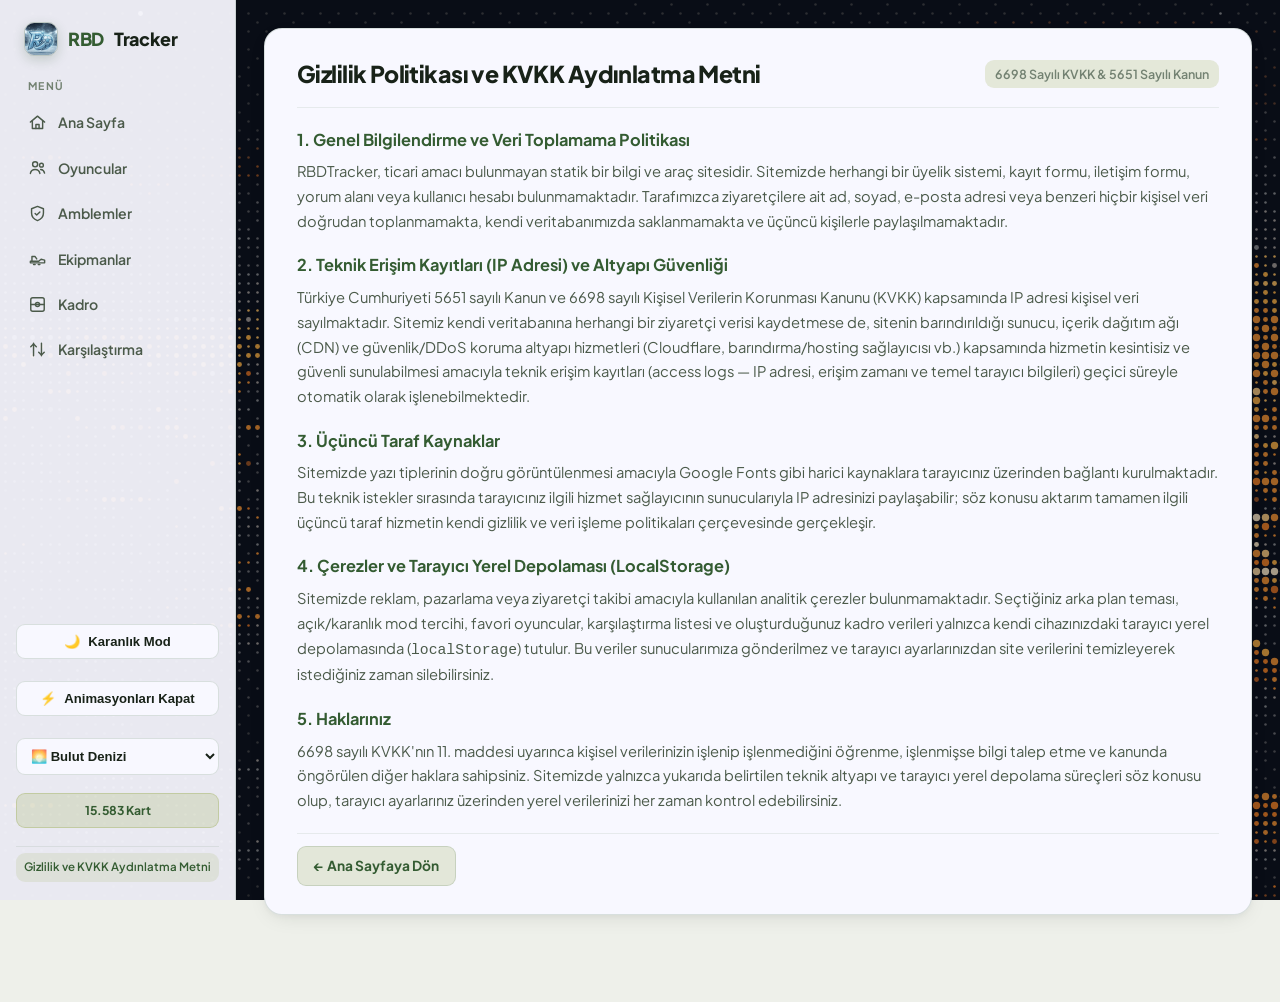
<file: gizlilik.html>
<!DOCTYPE html>
<html lang="tr">
<head>
  <meta charset="UTF-8" />
  <meta name="viewport" content="width=device-width, initial-scale=1.0" />
  <title>RBDTracker — Gizlilik ve KVKK Aydınlatma Metni</title>
  <meta name="description" content="RBDTracker gizlilik politikası ve 6698 sayılı KVKK kapsamında aydınlatma metni." />
  <meta name="theme-color" content="#38bdf8" />
  <link rel="icon" type="image/png" href="assets/favicon.png" />
  <link rel="apple-touch-icon" href="assets/favicon.png" />
  <link rel="preconnect" href="https://fonts.googleapis.com">
  <link rel="preconnect" href="https://fonts.gstatic.com" crossorigin>
  <link href="https://fonts.googleapis.com/css2?family=Plus+Jakarta+Sans:wght@400;500;600;700;800&display=swap" rel="stylesheet">
  <link rel="stylesheet" href="styles.css" />
  <link rel="stylesheet" href="theme-light.css" />
</head>
<body data-page="privacy">
  <script>try{if(localStorage.getItem("rbd_color_mode")==="dark")document.body.classList.add("theme-dark");if(localStorage.getItem("rbd_no_anim")==="1")document.body.classList.add("no-anim");}catch(_){}</script>
  <canvas id="asciiBgCanvas" aria-hidden="true"></canvas>
  <!-- Top Navbar -->
  <header class="navbar">
    <div class="nav-container">
      <div class="nav-left">
        <select id="bgThemeSelect" class="bg-theme-select" title="Arka Plan Teması Seç">
          <option value="cloud-sea">🌅 Bulut Denizi</option>
          <option value="volcano-night">🌋 Yanardağ Gecesi</option>
          <option value="lantern-lake">🏮 Fener Gölü</option>
          <option value="aurora-fjord">🌌 Aurora Fiyort</option>
          <option value="kyoto-dusk">⛩️ Kyoto Akşamı</option>
          <option value="frog">🐸 Kurbağa</option>
          <option value="black-hole">🕳️ Kara Delik</option>
        </select>
        <a href="index.html" class="brand" data-nav="home">
          <img class="brand-logo-img" src="assets/favicon.png" alt="RBD" />
          <span class="brand-rbd">RBD</span><span class="brand-tracker">Tracker</span>
        </a>
        <nav class="nav-links" id="mainNav">
          <a class="nav-link" href="index.html" data-tab="home"><span class="nav-ico"><svg viewBox="0 0 24 24" fill="none" stroke="currentColor" stroke-width="1.8" stroke-linecap="round" stroke-linejoin="round"><path d="M3 11.5 12 4l9 7.5"/><path d="M5.5 10v9.5h13V10"/><path d="M10 19.5v-5h4v5"/></svg></span><span class="nav-txt">Ana Sayfa</span></a>
          <a class="nav-link" href="oyuncular.html" data-tab="players"><span class="nav-ico"><svg viewBox="0 0 24 24" fill="none" stroke="currentColor" stroke-width="1.8" stroke-linecap="round" stroke-linejoin="round"><circle cx="9" cy="8" r="3.2"/><path d="M3 19.5c.6-3.3 3-5 6-5s5.4 1.7 6 5"/><circle cx="17" cy="9" r="2.4"/><path d="M16 14.6c2.4.2 4.3 1.7 4.9 4.4"/></svg></span><span class="nav-txt">Oyuncular</span></a>
          <a class="nav-link" href="amblemler.html" data-tab="emblems"><span class="nav-ico"><svg viewBox="0 0 24 24" fill="none" stroke="currentColor" stroke-width="1.8" stroke-linecap="round" stroke-linejoin="round"><path d="M12 3 4.5 6v5.5c0 4.6 3.1 8 7.5 9.5 4.4-1.5 7.5-4.9 7.5-9.5V6z"/><path d="m9 12 2 2 4-4"/></svg></span><span class="nav-txt">Amblemler</span></a>
          <a class="nav-link" href="ekipmanlar.html" data-tab="equipments"><span class="nav-ico"><svg viewBox="0 0 24 24" fill="none" stroke="currentColor" stroke-width="1.8" stroke-linecap="round" stroke-linejoin="round"><path d="M3 15.5h10.5l3-2.5 4.5 1v3.5H3z"/><path d="M5 15.5V9.5h4l2 3"/><path d="M7 19.5h2M13 19.5h2"/></svg></span><span class="nav-txt">Ekipmanlar</span></a>
          <a class="nav-link" href="kadro.html" data-tab="squad"><span class="nav-ico"><svg viewBox="0 0 24 24" fill="none" stroke="currentColor" stroke-width="1.8" stroke-linecap="round" stroke-linejoin="round"><rect x="3.5" y="3.5" width="17" height="17" rx="2.5"/><path d="M3.5 12h17"/><circle cx="12" cy="12" r="2.6"/></svg></span><span class="nav-txt">Kadro</span></a>
          <a class="nav-link" href="karsilastirma.html" data-tab="compare"><span class="nav-ico"><svg viewBox="0 0 24 24" fill="none" stroke="currentColor" stroke-width="1.8" stroke-linecap="round" stroke-linejoin="round"><path d="M7 4v16M17 4v16"/><path d="M3.5 8.5 7 5l3.5 3.5M13.5 15.5 17 19l3.5-3.5"/></svg></span><span class="nav-txt">Karşılaştırma</span></a>
        </nav>
      </div>
      <div class="nav-right">
        <span class="db-badge" id="dbBadge">15.583 Kart</span>
      </div>
      <div class="sidebar-legal">
        <a href="gizlilik.html" class="sidebar-legal-link active">Gizlilik ve KVKK Aydınlatma Metni</a>
      </div>
    </div>
  </header>

  <main class="main-container">
    <article class="legal-card">
      <header class="legal-header">
        <h1 class="legal-title">Gizlilik Politikası ve KVKK Aydınlatma Metni</h1>
        <span class="legal-updated">6698 Sayılı KVKK &amp; 5651 Sayılı Kanun</span>
      </header>

      <section class="legal-section">
        <h2>1. Genel Bilgilendirme ve Veri Toplamama Politikası</h2>
        <p>
          RBDTracker, ticari amacı bulunmayan statik bir bilgi ve araç sitesidir. Sitemizde herhangi bir üyelik sistemi, kayıt formu, iletişim formu, yorum alanı veya kullanıcı hesabı bulunmamaktadır. Tarafımızca ziyaretçilere ait ad, soyad, e-posta adresi veya benzeri hiçbir kişisel veri doğrudan toplanmamakta, kendi veritabanımızda saklanmamakta ve üçüncü kişilerle paylaşılmamaktadır.
        </p>
      </section>

      <section class="legal-section">
        <h2>2. Teknik Erişim Kayıtları (IP Adresi) ve Altyapı Güvenliği</h2>
        <p>
          Türkiye Cumhuriyeti 5651 sayılı Kanun ve 6698 sayılı Kişisel Verilerin Korunması Kanunu (KVKK) kapsamında IP adresi kişisel veri sayılmaktadır. Sitemiz kendi veritabanına herhangi bir ziyaretçi verisi kaydetmese de, sitenin barındırıldığı sunucu, içerik dağıtım ağı (CDN) ve güvenlik/DDoS koruma altyapı hizmetleri (Cloudflare, barındırma/hosting sağlayıcısı vb.) kapsamında hizmetin kesintisiz ve güvenli sunulabilmesi amacıyla teknik erişim kayıtları (access logs — IP adresi, erişim zamanı ve temel tarayıcı bilgileri) geçici süreyle otomatik olarak işlenebilmektedir.
        </p>
      </section>

      <section class="legal-section">
        <h2>3. Üçüncü Taraf Kaynaklar</h2>
        <p>
          Sitemizde yazı tiplerinin doğru görüntülenmesi amacıyla Google Fonts gibi harici kaynaklara tarayıcınız üzerinden bağlantı kurulmaktadır. Bu teknik istekler sırasında tarayıcınız ilgili hizmet sağlayıcının sunucularıyla IP adresinizi paylaşabilir; söz konusu aktarım tamamen ilgili üçüncü taraf hizmetin kendi gizlilik ve veri işleme politikaları çerçevesinde gerçekleşir.
        </p>
      </section>

      <section class="legal-section">
        <h2>4. Çerezler ve Tarayıcı Yerel Depolaması (LocalStorage)</h2>
        <p>
          Sitemizde reklam, pazarlama veya ziyaretçi takibi amacıyla kullanılan analitik çerezler bulunmamaktadır. Seçtiğiniz arka plan teması, açık/karanlık mod tercihi, favori oyuncular, karşılaştırma listesi ve oluşturduğunuz kadro verileri yalnızca kendi cihazınızdaki tarayıcı yerel depolamasında (<code>localStorage</code>) tutulur. Bu veriler sunucularımıza gönderilmez ve tarayıcı ayarlarınızdan site verilerini temizleyerek istediğiniz zaman silebilirsiniz.
        </p>
      </section>

      <section class="legal-section">
        <h2>5. Haklarınız</h2>
        <p>
          6698 sayılı KVKK'nın 11. maddesi uyarınca kişisel verilerinizin işlenip işlenmediğini öğrenme, işlenmişse bilgi talep etme ve kanunda öngörülen diğer haklara sahipsiniz. Sitemizde yalnızca yukarıda belirtilen teknik altyapı ve tarayıcı yerel depolama süreçleri söz konusu olup, tarayıcı ayarlarınız üzerinden yerel verilerinizi her zaman kontrol edebilirsiniz.
        </p>
      </section>

      <div class="legal-footer-actions">
        <a href="index.html" class="legal-back-btn">← Ana Sayfaya Dön</a>
      </div>
    </article>
  </main>

  <script src="ascii-bg.js"></script>
  <script>
    (function () {
      const saved = localStorage.getItem("rbd_color_mode") || "light";
      const applyMode = (mode) => {
        const isDark = mode === "dark";
        document.body.classList.toggle("theme-dark", isDark);
        const btn = document.getElementById("colorModeToggle");
        if (btn) {
          btn.innerHTML = isDark ? "<span>☀️</span><span>Açık Mod</span>" : "<span>🌙</span><span>Karanlık Mod</span>";
          btn.setAttribute("aria-pressed", String(isDark));
        }
      };
      const bgSelect = document.getElementById("bgThemeSelect");
      if (bgSelect && bgSelect.parentNode && !document.getElementById("colorModeToggle")) {
        const btn = document.createElement("button");
        btn.type = "button";
        btn.id = "colorModeToggle";
        btn.className = "color-mode-btn";
        btn.title = "Açık / Karanlık Mod Değiştir";
        bgSelect.insertAdjacentElement("beforebegin", btn);
        btn.addEventListener("click", () => {
          const next = document.body.classList.contains("theme-dark") ? "light" : "dark";
          localStorage.setItem("rbd_color_mode", next);
          applyMode(next);
        });
      }
      applyMode(saved);

      const savedOff = localStorage.getItem("rbd_no_anim") === "1";
      const applyAnim = (isOff) => {
        document.body.classList.toggle("no-anim", isOff);
        window.__rbdPauseBg = isOff;
        const aBtn = document.getElementById("animToggleBtn");
        if (aBtn) {
          aBtn.classList.toggle("is-off", isOff);
          aBtn.innerHTML = isOff ? "<span>✨</span><span>Animasyonları Aç</span>" : "<span>⚡</span><span>Animasyonları Kapat</span>";
          aBtn.setAttribute("aria-pressed", String(isOff));
        }
        window.dispatchEvent(new CustomEvent("rbd:anim-change", { detail: { paused: isOff } }));
      };
      if (bgSelect && bgSelect.parentNode && !document.getElementById("animToggleBtn")) {
        const aBtn = document.createElement("button");
        aBtn.type = "button";
        aBtn.id = "animToggleBtn";
        aBtn.className = "color-mode-btn anim-toggle-btn";
        bgSelect.insertAdjacentElement("beforebegin", aBtn);
        aBtn.addEventListener("click", () => {
          const nextOff = !document.body.classList.contains("no-anim");
          localStorage.setItem("rbd_no_anim", nextOff ? "1" : "0");
          applyAnim(nextOff);
        });
      }
      applyAnim(savedOff);
    })();
  </script>
</body>
</html>
</file>
<file: styles.css>
:root {
  --bg-body: #090d16;
  --bg-card: #111827;
  --bg-card-alt: #0f1624;
  --bg-input: #0b111e;
  --bg-hover: #172033;
  --border-color: #1e293b;
  --border-subtle: #162032;
  --text-main: #f1f5f9;
  --text-muted: #94a3b8;
  --text-dim: #64748b;
  --accent-green: #22c55e;
  --accent-blue: #3b82f6;
  --accent-amber: #f59e0b;
  --accent-red: #ef4444;
  --accent-purple: #a855f7;
  --accent-cyan: #06b6d4;
}

* {
  box-sizing: border-box;
  margin: 0;
  padding: 0;
}

body {
  font-family: 'Inter', -apple-system, BlinkMacSystemFont, "Segoe UI", Roboto, sans-serif;
  background-color: var(--bg-body);
  color: var(--text-main);
  line-height: 1.45;
  min-height: 100vh;
  padding-bottom: 80px;
}

/* Navbar */
.navbar {
  background-color: #f6f7fb;
  border-bottom: 1px solid var(--border-color);
  position: sticky;
  top: 0;
  z-index: 100;
}

.nav-container {
  max-width: 1240px;
  margin: 0 auto;
  padding: 0 20px;
  height: 54px;
  display: flex;
  align-items: center;
  justify-content: space-between;
}

.nav-left {
  display: flex;
  align-items: center;
  gap: 24px;
}

.brand {
  display: flex;
  align-items: center;
  gap: 8px;
  text-decoration: none;
  font-weight: 800;
  font-size: 1.15rem;
  letter-spacing: -0.02em;
}

.brand-icon {
  font-size: 1.15rem;
}

.brand-logo-img {
  width: 24px;
  height: 24px;
  border-radius: 6px;
  object-fit: cover;
  border: 1px solid rgba(125, 211, 252, 0.45);
  box-shadow: 0 0 10px rgba(56, 189, 248, 0.25);
}

.brand-rbd {
  color: var(--accent-green);
}

.brand-tracker {
  color: var(--text-main);
}

.nav-links {
  display: flex;
  align-items: center;
  gap: 6px;
}

.nav-link {
  display: inline-flex;
  align-items: center;
  gap: 6px;
  padding: 6px 12px;
  border-radius: 6px;
  font-size: 0.84rem;
  font-weight: 600;
  color: var(--text-muted);
  text-decoration: none;
  transition: all 0.15s ease;
}

.nav-link.active,
.nav-link:hover {
  color: var(--accent-green);
  background: rgba(34, 197, 94, 0.1);
}

.db-badge {
  font-size: 0.76rem;
  font-weight: 600;
  color: var(--text-muted);
  background: var(--bg-card);
  border: 1px solid var(--border-color);
  padding: 4px 10px;
  border-radius: 999px;
}

/* Main Container */
.main-container {
  max-width: 1240px;
  margin: 22px auto;
  padding: 0 20px;
  display: flex;
  flex-direction: column;
  gap: 16px;
}

/* Hero Banner */
.hero-card {
  background: linear-gradient(135deg, #f1f2f6 0%, #f4f5f9 100%);
  border: 1px solid var(--border-color);
  border-radius: 10px;
  padding: 20px 24px;
}

.hero-title {
  font-size: 1.35rem;
  font-weight: 800;
  color: var(--text-main);
  letter-spacing: -0.02em;
  margin-bottom: 4px;
}

.hero-subtitle {
  font-size: 0.85rem;
  color: var(--text-muted);
}

/* Filter Panel */
.filter-panel {
  position: relative;
  z-index: 40;
  background-color: var(--bg-card);
  border: 1px solid var(--border-color);
  border-radius: 10px;
  padding: 16px 20px;
  display: flex;
  flex-direction: column;
  gap: 14px;
}

.filter-top-row {
  display: grid;
  grid-template-columns: 1.5fr 1fr 0.8fr 1fr auto;
  gap: 10px;
  align-items: center;
}

.search-box {
  position: relative;
  display: flex;
  align-items: center;
}

.search-icon {
  position: absolute;
  left: 12px;
  color: var(--text-dim);
  pointer-events: none;
}

.search-box input {
  width: 100%;
  background: var(--bg-input);
  border: 1px solid var(--border-color);
  color: var(--text-main);
  padding: 8px 32px 8px 35px;
  border-radius: 7px;
  font-size: 0.85rem;
  outline: none;
  transition: border-color 0.15s;
}

.search-box input:focus {
  border-color: var(--accent-blue);
}

.clear-input-btn {
  position: absolute;
  right: 8px;
  background: none;
  border: none;
  color: var(--text-dim);
  cursor: pointer;
  font-size: 0.85rem;
  padding: 2px 5px;
}

.clear-input-btn:hover {
  color: var(--text-main);
}

.filter-select {
  background: var(--bg-input);
  border: 1px solid var(--border-color);
  color: var(--text-main);
  padding: 8px 11px;
  border-radius: 7px;
  font-size: 0.84rem;
  outline: none;
  cursor: pointer;
}

.filter-select:focus {
  border-color: var(--accent-blue);
}

.btn-outline {
  display: inline-flex;
  align-items: center;
  gap: 6px;
  background: var(--bg-input);
  border: 1px solid var(--border-color);
  color: var(--text-muted);
  padding: 8px 13px;
  border-radius: 7px;
  font-size: 0.83rem;
  font-weight: 600;
  cursor: pointer;
  white-space: nowrap;
  transition: all 0.15s;
}

.btn-outline:hover,
.btn-outline.active {
  color: var(--text-main);
  border-color: var(--accent-blue);
  background: rgba(59, 130, 246, 0.12);
}

/* Detailed Filter */
.adv-filter-panel {
  border-top: 1px solid var(--border-color);
  padding-top: 12px;
}

.adv-grid {
  display: grid;
  grid-template-columns: repeat(8, 1fr);
  gap: 10px;
  align-items: end;
}

.adv-item {
  display: flex;
  flex-direction: column;
  gap: 4px;
}

.adv-item label {
  font-size: 0.72rem;
  font-weight: 700;
  color: var(--text-muted);
  text-transform: uppercase;
}

.adv-item input {
  background: var(--bg-input);
  border: 1px solid var(--border-color);
  color: var(--text-main);
  padding: 7px 9px;
  border-radius: 6px;
  font-size: 0.83rem;
  width: 100%;
}

.btn-reset {
  background: rgba(239, 68, 68, 0.12);
  border: 1px solid rgba(239, 68, 68, 0.35);
  color: #b91c1c;
  padding: 7px 12px;
  border-radius: 6px;
  font-size: 0.8rem;
  font-weight: 600;
  cursor: pointer;
  transition: all 0.15s;
}

.btn-reset:hover {
  background: rgba(239, 68, 68, 0.22);
}

/* Pills Row */
.filter-pills-row {
  display: flex;
  flex-direction: column;
  gap: 10px;
  padding-top: 6px;
}

.filter-sub-grid {
  display: grid;
  grid-template-columns: repeat(auto-fit, minmax(300px, 1fr));
  gap: 10px;
}

.pill-section {
  display: flex;
  align-items: center;
  gap: 10px;
  flex-wrap: wrap;
  background: rgba(255, 255, 255, 0.72);
  border: 1px solid rgba(15, 23, 42, 0.13);
  border-radius: 8px;
  padding: 8px 12px;
}

.pill-label {
  font-size: 0.68rem;
  font-weight: 700;
  color: var(--text-muted);
  letter-spacing: 0.06em;
  min-width: 48px;
}

.pill-group {
  display: flex;
  align-items: center;
  gap: 5px;
  flex-wrap: wrap;
}

.pill {
  background: rgba(255, 255, 255, 0.9);
  border: 1px solid #e1e5ec;
  color: var(--text-muted);
  font-size: 0.73rem;
  font-weight: 600;
  padding: 4px 10px;
  border-radius: 6px;
  cursor: pointer;
  transition: all 0.14s ease;
}

.pill:hover {
  color: var(--text-main);
  border-color: #e1e5ec;
}

/* Role pill colors (unselected border + active fill) */
.pill-fw {
  border-color: rgba(239, 68, 68, 0.65);
}
.pill-fw:hover {
  border-color: #ef4444;
}
.pill-fw.active {
  background: #dc2626;
  border-color: #ef4444;
  color: #fff;
}

.pill-mf {
  border-color: rgba(34, 197, 94, 0.65);
}
.pill-mf:hover {
  border-color: #22c55e;
}
.pill-mf.active {
  background: #16a34a;
  border-color: #22c55e;
  color: #fff;
}

.pill-df {
  border-color: rgba(59, 130, 246, 0.65);
}
.pill-df:hover {
  border-color: #3b82f6;
}
.pill-df.active {
  background: #2563eb;
  border-color: #3b82f6;
  color: #fff;
}

.pill-gk {
  border-color: rgba(245, 158, 11, 0.65);
}
.pill-gk:hover {
  border-color: #f59e0b;
}
.pill-gk.active {
  background: #d97706;
  border-color: #f59e0b;
  color: #fff;
}

/* Card Grade pill colors (unselected border + active fill) */
.pill-gold {
  border-color: rgba(253, 224, 71, 0.65);
}
.pill-gold:hover {
  border-color: #fde047;
}
.pill-gold.active {
  background: linear-gradient(135deg, #f59e0b, #eab308);
  border-color: #fde047;
  color: #090d16;
}

.pill-master {
  border-color: rgba(15, 23, 42, 0.13);
}
.pill-master:hover {
  border-color: #b9c6d8;
}
.pill-master.active {
  background: linear-gradient(135deg, #b9c6d8 0%, #ecedf1 100%);
  border-color: #b9c6d8;
  color: var(--text-main);
  text-shadow: 0 1px 2px rgba(0, 0, 0, 0.7);
}

.pill-elite {
  border-color: rgba(168, 85, 247, 0.65);
}
.pill-elite:hover {
  border-color: #a855f7;
}
.pill-elite.active {
  background: #7e22ce;
  border-color: #a855f7;
  color: #fff;
}

.pill-rare {
  border-color: rgba(239, 68, 68, 0.65);
}
.pill-rare:hover {
  border-color: #ef4444;
}
.pill-rare.active {
  background: #dc2626;
  border-color: #ef4444;
  color: #fff;
}

.pill-special {
  border-color: rgba(249, 115, 22, 0.65);
}
.pill-special:hover {
  border-color: #f97316;
}
.pill-special.active {
  background: #ea580c;
  border-color: #f97316;
  color: #fff;
}

.pill-normal {
  border-color: rgba(15, 23, 42, 0.13);
}
.pill-normal:hover {
  border-color: #94a3b8;
}
.pill-normal.active {
  background: #475569;
  border-color: #94a3b8;
  color: var(--text-main);
}

.pill-region {
  border-color: rgba(56, 189, 248, 0.65);
}
.pill-region:hover {
  border-color: #38bdf8;
}
.pill-region.active {
  background: #0284c7;
  border-color: #38bdf8;
  color: #fff;
}

/* Filter Bottom Row */
.filter-bottom-row {
  display: flex;
  align-items: center;
  justify-content: space-between;
  border-top: 1px solid var(--border-subtle);
  padding-top: 12px;
  flex-wrap: wrap;
  gap: 12px;
}

.spirit-level-wrap {
  display: flex;
  align-items: center;
  gap: 18px;
  flex-wrap: wrap;
}

.bottom-right-controls {
  display: flex;
  align-items: center;
  gap: 18px;
  flex-wrap: wrap;
}

.btn-spirit {
  display: inline-flex;
  align-items: center;
  gap: 6px;
  background: #f1f2f6;
  border: 1px solid #e1e5ec;
  color: var(--text-main);
  padding: 6px 12px;
  border-radius: 6px;
  font-size: 0.78rem;
  font-weight: 600;
  cursor: pointer;
  transition: all 0.15s;
}

.btn-spirit:hover {
  border-color: var(--accent-amber);
  color: var(--text-main);
}

.spirit-badge {
  background: var(--accent-amber);
  color: #090d16;
  font-weight: 800;
  font-size: 0.7rem;
  padding: 1px 6px;
  border-radius: 99px;
}

.level-control {
  display: flex;
  align-items: center;
  gap: 9px;
}

.level-label {
  font-size: 0.72rem;
  font-weight: 800;
  color: var(--text-dim);
  letter-spacing: 0.05em;
}

#levelSlider {
  width: 120px;
  accent-color: var(--accent-green);
  cursor: pointer;
}

.level-badge {
  background: #ecedf1;
  color: var(--text-main);
  font-size: 0.76rem;
  font-weight: 700;
  padding: 2px 8px;
  border-radius: 5px;
  min-width: 28px;
  text-align: center;
}

.results-counter {
  font-size: 0.8rem;
  color: var(--text-muted);
  font-weight: 500;
}

/* Table Card */
.table-card {
  background-color: var(--bg-card);
  border: 1px solid var(--border-color);
  border-radius: 10px;
  overflow: hidden;
}

.table-responsive {
  width: 100%;
  overflow-x: auto;
}

.players-table {
  width: 100%;
  border-collapse: collapse;
  text-align: left;
  font-size: 0.84rem;
}

.players-table thead tr {
  background-color: #f5f6fa;
  border-bottom: 1px solid var(--border-color);
}

.players-table th {
  padding: 11px 10px;
  font-size: 0.72rem;
  font-weight: 800;
  color: var(--text-dim);
  letter-spacing: 0.04em;
  user-select: none;
  white-space: nowrap;
}

.players-table th[data-sort] {
  cursor: pointer;
  text-align: center;
}

.players-table th[data-sort]:hover {
  color: var(--text-main);
}

.col-pos {
  width: 64px;
  text-align: center !important;
}

.col-name {
  min-width: 170px;
}

.col-team {
  min-width: 165px;
}

.col-year {
  width: 64px;
  text-align: center !important;
}

.col-grade {
  width: 82px;
  text-align: center !important;
}

.col-stat {
  width: 56px;
  text-align: center !important;
}

.col-pwr {
  width: 66px;
  text-align: center !important;
  color: var(--accent-amber) !important;
}

.col-cmp {
  width: 50px;
  text-align: center !important;
}

.player-row {
  border-bottom: 1px solid var(--border-subtle);
  cursor: pointer;
  transition: background-color 0.1s ease;
}

.player-row:hover {
  background-color: var(--bg-hover);
}

.player-row.expanded {
  background-color: #eff0f4;
}

.player-row td {
  padding: 9px 10px;
  vertical-align: middle;
  white-space: nowrap;
}

.cell-center {
  text-align: center;
}

/* Position Badges in Table */
.pos-badge {
  display: inline-block;
  font-size: 0.7rem;
  font-weight: 600;
  padding: 2px 7px;
  border-radius: 4px;
  min-width: 40px;
  text-align: center;
}

.pos-fw {
  background: rgba(220, 38, 38, 0.10);
  border: 1.5px solid rgba(239, 68, 68, 0.78);
  color: #b91c1c;
}

.pos-mf {
  background: rgba(22, 163, 74, 0.10);
  border: 1.5px solid rgba(34, 197, 94, 0.78);
  color: #16a34a;
}

.pos-df {
  background: rgba(37, 99, 235, 0.10);
  border: 1.5px solid rgba(59, 130, 246, 0.78);
  color: #2563eb;
}

.pos-gk {
  background: rgba(217, 119, 6, 0.10);
  border: 1.5px solid rgba(245, 158, 11, 0.78);
  color: #b45309;
}

/* Player Name Cell */
.player-name-wrap {
  display: flex;
  align-items: center;
  gap: 8px;
}

.player-name-text {
  font-weight: 700;
  color: var(--text-main);
}

.player-num {
  font-size: 0.73rem;
  color: var(--text-dim);
  font-weight: 600;
}

/* Team Cell */
.team-main {
  font-weight: 600;
  color: var(--text-main);
  font-size: 0.82rem;
}

.team-sub {
  font-size: 0.72rem;
  color: var(--text-dim);
  margin-left: 4px;
}

/* Year Cell */
.year-text {
  color: var(--text-muted);
  font-weight: 600;
  font-size: 0.82rem;
}

/* Grade Badges in Table */
.grade-badge {
  display: inline-block;
  font-size: 0.71rem;
  font-weight: 700;
  padding: 2px 8px;
  border-radius: 4px;
  min-width: 56px;
  text-align: center;
}

.grade-Gold {
  background: rgba(250, 204, 21, 0.22);
  color: #a16207;
  border: 1px solid rgba(250, 204, 21, 0.55);
  box-shadow: 0 0 8px rgba(250, 204, 21, 0.2);
}

.grade-Master {
  background: linear-gradient(135deg, #b9c6d8 0%, #ecedf1 100%);
  color: var(--text-main);
  border: 1px solid #94a3b8;
  text-shadow: 0 1px 2px rgba(0, 0, 0, 0.75);
}

.grade-Elite {
  background: rgba(147, 51, 234, 0.2);
  color: #7e22ce;
  border: 1px solid rgba(168, 85, 247, 0.4);
}

.grade-Rare {
  background: rgba(220, 38, 38, 0.22);
  color: #b91c1c;
  border: 1px solid rgba(239, 68, 68, 0.45);
}

.grade-Special {
  background: rgba(234, 88, 12, 0.22);
  color: #c2410c;
  border: 1px solid rgba(249, 115, 22, 0.45);
}

.grade-Normal {
  background: rgba(100, 116, 139, 0.25);
  color: var(--text-muted);
  border: 1px solid rgba(15, 23, 42, 0.13);
}

/* Stat Value Coloring */
.stat-cell {
  text-align: center;
  font-weight: 400;
  font-variant-numeric: tabular-nums;
}

.stat-s {
  color: #b45cff;
  font-weight: 400;
}

/* 90+ mor */
.stat-a {
  color: #ff1f3d;
  font-weight: 400;
}

/* 80-89 parlak canlÄ± kÄ±rmÄ±zÄ± */
.stat-b {
  color: #ea580c;
}

/* 70-79 koyu turuncu */
.stat-c {
  color: #fdba74;
}

/* 60-69 aÃ§Ä±k turuncu */
.stat-d {
  color: var(--text-muted);
}

/* <60 gri */

/* PWR Pill */
.pwr-pill {
  display: inline-block;
  font-weight: 400;
  font-size: 0.82rem;
  padding: 2px 8px;
  border-radius: 5px;
  min-width: 36px;
  text-align: center;
}

.pwr-high {
  background: rgba(245, 158, 11, 0.18);
  color: #b45309;
  border: 1px solid rgba(245, 158, 11, 0.4);
}

.pwr-mid {
  background: rgba(34, 197, 94, 0.15);
  color: #16a34a;
  border: 1px solid rgba(34, 197, 94, 0.35);
}

.pwr-low {
  background: rgba(148, 163, 184, 0.12);
  color: var(--text-main);
  border: 1px solid rgba(15, 23, 42, 0.13);
}

/* Compare Button in Row */
.btn-cmp-row {
  background: #f5f6fa;
  border: 1px solid #e1e5ec;
  color: var(--text-muted);
  width: 26px;
  height: 26px;
  border-radius: 5px;
  font-weight: 700;
  cursor: pointer;
  transition: all 0.12s;
}

.btn-cmp-row:hover {
  border-color: var(--accent-green);
  color: var(--text-main);
}

.btn-cmp-row.selected {
  background: var(--accent-green);
  border-color: var(--accent-green);
  color: #090d16;
}

/* Expanded Detail Row (In-Game Goley/Rebound Popup Style) */
.detail-row td {
  background-color: #0b111e;
  padding: 18px 24px;
  border-bottom: 1px solid var(--border-color);
}

.detail-popup-wrap {
  display: flex;
  align-items: flex-start;
  gap: 28px;
  flex-wrap: wrap;
}

.goley-card-popup {
  width: 320px;
  border: 2px solid #cbd5e1;
  border-radius: 10px;
  overflow: hidden;
  background: #2b2d30;
  box-shadow: 0 10px 28px rgba(0, 0, 0, 0.65), inset 0 1px 0 rgba(255, 255, 255, 0.25);
  font-family: 'Inter', Tahoma, sans-serif;
  user-select: none;
}

/* Header Gradients by Card Grade */
.goley-card-header {
  position: relative;
  color: #ffffff;
}

.goley-header-Rare {
  background: linear-gradient(180deg, #d94844 0%, #b11f1b 66%, #820c09 100%);
}

.goley-header-Master {
  background: linear-gradient(180deg, #b9c6d8 0%, #4b5c73 64%, #1E293B 100%);
}

.goley-header-Elite {
  background: linear-gradient(180deg, #9333ea 0%, #6b21a8 66%, #4a1278 100%);
}

.goley-header-Special {
  background: linear-gradient(180deg, #f97316 0%, #c2410c 66%, #8c2706 100%);
}

.goley-header-Normal {
  background: linear-gradient(180deg, #64748b 0%, #3b4758 66%, #242c38 100%);
}

.goley-header-Gold {
  background: linear-gradient(180deg, #facc15 0%, #ca8a04 66%, #784505 100%);
}

.goley-header-top {
  display: flex;
  align-items: flex-start;
  justify-content: space-between;
  padding: 10px 14px 8px 14px;
  gap: 10px;
}

.goley-title-block {
  display: flex;
  flex-direction: column;
  gap: 2px;
}

.goley-yr-name {
  font-size: 1.08rem;
  font-weight: 800;
  color: #ffffff;
  letter-spacing: 0.01em;
  text-shadow: 0 2px 3px rgba(0, 0, 0, 0.7);
}

.goley-club-name {
  font-size: 0.88rem;
  font-weight: 700;
  color: #f8fafc;
  text-shadow: 0 1px 3px rgba(0, 0, 0, 0.7);
}

.goley-icons-right {
  display: flex;
  align-items: center;
  gap: 8px;
}

/* Jersey Shirt with Squad Number */
.goley-jersey-icon {
  position: relative;
  width: 34px;
  height: 30px;
  display: flex;
  align-items: center;
  justify-content: center;
}

.goley-jersey-icon svg {
  width: 34px;
  height: 30px;
  filter: drop-shadow(0 1px 2px rgba(0, 0, 0, 0.55));
}

.goley-jersey-num {
  position: absolute;
  top: 7px;
  font-size: 0.74rem;
  font-weight: 900;
  color: #18181b;
  letter-spacing: -0.03em;
}

/* Left / Right Foot Icons */
.goley-feet-icon {
  display: flex;
  align-items: center;
  gap: 2px;
  filter: drop-shadow(0 1px 2px rgba(0, 0, 0, 0.5));
}

.goley-foot-svg {
  width: 12px;
  height: 26px;
}

.goley-foot-active {
  fill: #ffffff;
}

.goley-foot-dim {
  fill: rgba(255, 255, 255, 0.32);
}

.goley-header-sub {
  background: rgba(0, 0, 0, 0.28);
  border-top: 1px solid rgba(255, 255, 255, 0.14);
  padding: 5px 14px;
  font-size: 0.85rem;
  font-weight: 700;
  color: #d1d5db;
  text-shadow: 0 1px 2px rgba(0, 0, 0, 0.75);
}

/* 2-Column 18/21 Sub-Stats Table inside Card */
.goley-stats-grid {
  display: grid;
  grid-template-columns: 1fr 1fr;
  background: #2b2d30;
  position: relative;
  padding: 6px 0;
  border-top: 1px solid #18191c;
  border-bottom: 1px solid #18191c;
}

.goley-stats-grid::after {
  content: "";
  position: absolute;
  top: 6px;
  bottom: 6px;
  left: 50%;
  width: 2px;
  background: #1d1f22;
  box-shadow: 1px 0 0 rgba(255, 255, 255, 0.06);
  transform: translateX(-50%);
}

.goley-stat-item {
  display: flex;
  align-items: center;
  justify-content: space-between;
  padding: 3.5px 16px;
  font-size: 0.84rem;
}

.goley-stat-item:nth-child(4n + 1),
.goley-stat-item:nth-child(4n + 2) {
  background: rgba(255, 255, 255, 0.025);
}

.goley-stat-label {
  color: #f1f5f9;
  font-weight: 700;
  text-shadow: 0 1px 2px rgba(0, 0, 0, 0.8);
}

.goley-stat-num {
  font-weight: 800;
  font-variant-numeric: tabular-nums;
  text-shadow: 0 1px 2px rgba(0, 0, 0, 0.85);
}

/* Sub-stat number colors (in-game popup) */
.gstat-gray {
  color: #9ca3af;
}

/* < 60 */
.gstat-lorange {
  color: #fde68a;
}

/* 60 - 69 aÃ§Ä±k turuncu / sarÄ±-turuncu */
.gstat-dorange {
  color: #fb923c;
}

/* 70 - 79 daha aÃ§Ä±k turuncu */
.gstat-red {
  color: #c81e1e;
}

/* 80 - 89 koyu kÄ±rmÄ±zÄ± */
.gstat-purple {
  color: #b45cff;
}

/* 90+ mor */

.goley-stat-plus {
  font-size: 0.66rem;
  font-weight: 700;
  color: #4ade80;
  margin-right: 5px;
  vertical-align: 1px;
}

.goley-stat-diff-pos {
  font-size: 0.68rem;
  font-weight: 800;
  color: #4ade80;
  margin-right: 5px;
  vertical-align: 1px;
}

.goley-stat-diff-neg {
  font-size: 0.68rem;
  font-weight: 800;
  color: #ff4d4f;
  margin-right: 5px;
  vertical-align: 1px;
}

/* ===== SÃ¼per (Master) holografik gÃ¶kkuÅŸaÄŸÄ± baÅŸlÄ±k ===== */
.goley-header-Master {
  position: relative;
  overflow: hidden;
  background: linear-gradient(115deg,
      #ff9ad5 0%,
      #ffe27a 14%,
      #b8f58a 28%,
      #7ef0d8 42%,
      #8fc8ff 56%,
      #c9a4ff 70%,
      #ff9ad5 84%,
      #ffe27a 100%);
  background-size: 300% 300%;
  animation: holoShift 6s ease-in-out infinite;
}

.goley-header-Master>* {
  position: relative;
  z-index: 2;
}

.goley-header-Master .holo-hex,
.goley-header-Master .holo-shine {
  position: absolute;
  inset: 0;
  pointer-events: none;
}

/* Altıgen (petek) doku */
.goley-header-Master .holo-hex {
  z-index: 1;
  opacity: 0.45;
  mix-blend-mode: soft-light;
  background-image: url("data:image/svg+xml,%3Csvg xmlns='http://www.w3.org/2000/svg' width='24' height='41.57' viewBox='0 0 24 41.57'%3E%3Cg fill='none' stroke='%23ffffff' stroke-width='1.6'%3E%3Cpath d='M12 0 L24 6.93 L24 20.78 L12 27.71 L0 20.78 L0 6.93 Z'/%3E%3Cpath d='M0 34.64 L12 27.71 L24 34.64 L24 48.5'/%3E%3C/g%3E%3C/svg%3E");
  background-size: 18px 31px;
  animation: holoHexPulse 3.5s ease-in-out infinite;
}

/* Sürekli akan parlama dalgası */
.goley-header-Master .holo-shine {
  z-index: 1;
  background: linear-gradient(100deg,
      transparent 0%,
      transparent 35%,
      rgba(255, 255, 255, 0.65) 48%,
      rgba(255, 255, 255, 0.15) 55%,
      transparent 65%,
      transparent 100%);
  background-size: 250% 100%;
  animation: holoSweep 2.8s linear infinite;
  mix-blend-mode: overlay;
}

.goley-header-Master .goley-yr-name,
.goley-header-Master .goley-club-name {
  color: #ffffff;
  text-shadow: 0 1px 2px rgba(0, 0, 0, 0.85), 0 0 6px rgba(0, 0, 0, 0.45);
}

.goley-header-Master .goley-header-sub {
  background: rgba(15, 23, 42, 0.42);
  color: #f8fafc;
  border-top: 1px solid rgba(255, 255, 255, 0.35);
}

@keyframes holoShift {
  0% {
    background-position: 0% 50%;
  }

  50% {
    background-position: 100% 50%;
  }

  100% {
    background-position: 0% 50%;
  }
}

@keyframes holoSweep {
  0% {
    background-position: 150% 0;
  }

  100% {
    background-position: -100% 0;
  }
}

@keyframes holoHexPulse {

  0%,
  100% {
    opacity: 0.30;
  }

  50% {
    opacity: 0.60;
  }
}

/* ===== Amblem modal ===== */
.spirit-item select.filter-select {
  width: 100%;
}

.emblem-preview {
  margin-top: 16px;
  display: flex;
  flex-direction: column;
  gap: 12px;
}

.emb-eff-list {
  display: flex;
  flex-direction: column;
  gap: 4px;
}

.emb-eff-row {
  display: flex;
  align-items: center;
  gap: 12px;
  padding: 6px 10px;
  border-radius: 6px;
  background: #f6f7fb;
  border: 1px solid var(--border-subtle);
  font-size: 0.8rem;
  color: var(--text-dim);
}

.emb-eff-row.active {
  color: var(--text-main);
  border-color: rgba(245, 158, 11, 0.45);
  background: rgba(245, 158, 11, 0.08);
}

.emb-eff-star {
  min-width: 70px;
  color: #475569;
  letter-spacing: 1px;
}

.emb-eff-row.active .emb-eff-star {
  color: #b45309;
}

.emb-total-grid {
  display: grid;
  grid-template-columns: repeat(6, 1fr);
  gap: 6px;
}

.emb-total-cell {
  display: flex;
  flex-direction: column;
  align-items: center;
  gap: 2px;
  padding: 8px 4px;
  border-radius: 6px;
  background: #f6f7fb;
  border: 1px solid var(--border-color);
}

.emb-total-label {
  font-size: 0.68rem;
  font-weight: 800;
  color: var(--text-dim);
}

.emb-total-full {
  font-size: 0.95rem;
  font-weight: 800;
  color: #16a34a;
}

.emb-total-half {
  font-size: 0.68rem;
  font-weight: 600;
  color: #b45309;
}

.emb-rules {
  display: flex;
  flex-direction: column;
  gap: 4px;
  font-size: 0.74rem;
  color: var(--text-muted);
  background: #f6f7fb;
  border: 1px solid var(--border-subtle);
  border-radius: 6px;
  padding: 10px 12px;
}

.emb-rules strong {
  color: var(--text-main);
}

.emb-mode-full {
  color: #16a34a !important;
}

.emb-mode-half {
  color: #b45309 !important;
}

.emb-mode-none {
  color: var(--text-muted) !important;
}

.modal-box {
  max-width: 600px;
}

/* Card Footer: LvL Bar & 4 Skill Slots */
.goley-card-footer {
  background: linear-gradient(180deg, #4b4e54 0%, #3e4147 100%);
  border-top: 1px solid #63676e;
  padding: 10px 12px 12px 12px;
  display: flex;
  flex-direction: column;
  gap: 8px;
}

.goley-lvl-row {
  display: flex;
  align-items: center;
  gap: 12px;
  padding: 0 2px;
}

.goley-lvl-text {
  font-style: italic;
  font-weight: 800;
  color: #e2e8f0;
  font-size: 0.88rem;
  text-shadow: 0 1px 2px rgba(0, 0, 0, 0.8);
  min-width: 44px;
}

.goley-lvl-text strong {
  font-size: 1.25rem;
  color: #ffffff;
  margin-left: 2px;
}

.goley-lvl-bar-track {
  flex: 1;
  height: 11px;
  background: #33363b;
  border: 1px solid #222428;
  border-radius: 99px;
  box-shadow: inset 0 1px 3px rgba(0, 0, 0, 0.65);
  overflow: hidden;
}

.goley-lvl-bar-fill {
  height: 100%;
  background: linear-gradient(90deg, #22c55e, #eab308);
  border-radius: 99px;
}

.goley-skill-slots {
  display: grid;
  grid-template-columns: 1fr 1fr;
  gap: 6px;
}

.goley-skill-box {
  position: relative;
  height: 30px;
  background: #3a3d42;
  border: 1px solid #232529;
  border-radius: 5px;
  box-shadow: inset 0 1px 2px rgba(0, 0, 0, 0.5), 0 1px 0 rgba(255, 255, 255, 0.08);
  display: flex;
  align-items: center;
  justify-content: center;
  padding: 0 8px;
  font-size: 0.78rem;
  font-weight: 700;
  color: #e5e7eb;
  text-shadow: 0 1px 2px rgba(0, 0, 0, 0.8);
}

.goley-skill-box.has-skill {
  justify-content: flex-start;
  padding-left: 26px;
}

.goley-s-shield {
  position: absolute;
  left: 4px;
  top: 3px;
  width: 18px;
  height: 21px;
  background: linear-gradient(180deg, #ffffff 0%, #cbd5e1 100%);
  border: 1.5px solid #0284c7;
  border-radius: 3px 3px 9px 9px;
  display: flex;
  align-items: center;
  justify-content: center;
  font-style: italic;
  font-weight: 900;
  font-size: 0.72rem;
  color: #0284c7;
  text-shadow: none;
  box-shadow: 0 1px 3px rgba(0, 0, 0, 0.5);
}

/* Side Metadata Box next to Goley Card */
.detail-side-info {
  display: flex;
  flex-direction: column;
  gap: 10px;
  background: #0f1624;
  border: 1px solid var(--border-color);
  border-radius: 8px;
  padding: 14px 18px;
  font-size: 0.81rem;
  color: var(--text-muted);
  min-width: 240px;
}

.detail-side-row {
  display: flex;
  align-items: center;
  justify-content: space-between;
  gap: 16px;
  border-bottom: 1px solid var(--border-subtle);
  padding-bottom: 6px;
}

.detail-side-row:last-child {
  border-bottom: none;
  padding-bottom: 0;
}

.detail-side-row strong {
  color: var(--text-main);
}

.substat-bar-bg {
  height: 7px;
  background: #eff0f4;
  border-radius: 99px;
  overflow: hidden;
}

.substat-bar-fill {
  height: 100%;
  border-radius: 99px;
}

/* Pagination */
.pagination-bar {
  display: flex;
  align-items: center;
  justify-content: space-between;
  padding: 12px 18px;
  background-color: #f5f6fa;
  border-top: 1px solid var(--border-color);
  flex-wrap: wrap;
  gap: 10px;
}

.page-info {
  font-size: 0.8rem;
  color: var(--text-muted);
}

.page-buttons {
  display: flex;
  align-items: center;
  gap: 5px;
}

.page-btn {
  background: #f1f2f6;
  border: 1px solid #e1e5ec;
  color: var(--text-main);
  padding: 5px 11px;
  border-radius: 5px;
  font-size: 0.78rem;
  font-weight: 600;
  cursor: pointer;
}

.page-btn:hover:not(:disabled) {
  border-color: var(--accent-blue);
  color: var(--text-main);
}

.page-btn.active {
  background: var(--accent-green);
  border-color: var(--accent-green);
  color: #090d16;
  font-weight: 800;
}

.page-btn:disabled {
  opacity: 0.4;
  cursor: default;
}

/* Floating Comparison Bar */
.compare-bar {
  position: fixed;
  bottom: 0;
  left: 0;
  right: 0;
  background: #f3f4f8;
  border-top: 1px solid #e1e5ec;
  padding: 10px 20px;
  z-index: 200;
  box-shadow: 0 -8px 25px rgba(20, 24, 40, 0.12);
}

.compare-bar-inner {
  max-width: 1240px;
  margin: 0 auto;
  display: flex;
  align-items: center;
  justify-content: space-between;
  gap: 16px;
  flex-wrap: wrap;
}

.compare-slots {
  display: flex;
  align-items: center;
  gap: 10px;
  flex-wrap: wrap;
}

.cmp-chip {
  display: inline-flex;
  align-items: center;
  gap: 8px;
  background: #ecedf1;
  border: 1px solid #e1e5ec;
  padding: 5px 10px;
  border-radius: 6px;
  font-size: 0.79rem;
  font-weight: 600;
}

.cmp-chip button {
  background: none;
  border: none;
  color: var(--text-muted);
  cursor: pointer;
  font-size: 0.8rem;
}

.compare-actions {
  display: flex;
  align-items: center;
  gap: 8px;
}

.btn-compare-go {
  background: var(--accent-green);
  border: none;
  color: #090d16;
  padding: 7px 15px;
  border-radius: 6px;
  font-size: 0.82rem;
  font-weight: 800;
  cursor: pointer;
}

.btn-compare-clear {
  background: #ecedf1;
  border: 1px solid #e1e5ec;
  color: var(--text-main);
  padding: 7px 12px;
  border-radius: 6px;
  font-size: 0.8rem;
  cursor: pointer;
}

/* Modals */
.modal-backdrop {
  position: fixed;
  inset: 0;
  background: rgba(5, 8, 15, 0.78);
  display: flex;
  align-items: center;
  justify-content: center;
  z-index: 300;
  padding: 20px;
}

.modal-box {
  background: #f3f4f8;
  border: 1px solid #e1e5ec;
  border-radius: 10px;
  width: 100%;
  max-width: 520px;
  max-height: 90vh;
  display: flex;
  flex-direction: column;
  overflow: hidden;
}

.modal-box.modal-lg {
  max-width: 920px;
}

.modal-header {
  display: flex;
  align-items: center;
  justify-content: space-between;
  padding: 14px 18px;
  background: #f5f6fa;
  border-bottom: 1px solid var(--border-color);
}

.modal-header h3 {
  font-size: 0.98rem;
  font-weight: 800;
}

.modal-close {
  background: none;
  border: none;
  color: var(--text-muted);
  font-size: 1.05rem;
  cursor: pointer;
}

.modal-body {
  padding: 18px;
  overflow-y: auto;
}

.modal-desc {
  font-size: 0.83rem;
  color: var(--text-muted);
  margin-bottom: 14px;
}

.spirit-grid {
  display: grid;
  grid-template-columns: repeat(2, 1fr);
  gap: 12px;
}

.spirit-item {
  display: flex;
  flex-direction: column;
  gap: 4px;
}

.spirit-item label {
  font-size: 0.76rem;
  color: var(--text-muted);
  font-weight: 600;
}

.spirit-item input {
  background: var(--bg-input);
  border: 1px solid var(--border-color);
  color: var(--text-main);
  padding: 7px 10px;
  border-radius: 6px;
}

.modal-footer {
  margin-top: 18px;
  display: flex;
  justify-content: flex-end;
  gap: 10px;
}

/* Compare Table inside Modal */
.cmp-table {
  width: 100%;
  border-collapse: collapse;
  font-size: 0.82rem;
}

.cmp-table th,
.cmp-table td {
  padding: 7px 10px;
  border-bottom: 1px solid var(--border-subtle);
  text-align: center;
}

.cmp-table th:first-child,
.cmp-table td:first-child {
  text-align: left;
  color: var(--text-muted);
  font-weight: 600;
}

.cmp-best {
  color: #a16207;
  font-weight: 800;
}

.loading-cell {
  text-align: center;
  padding: 40px !important;
  color: var(--text-muted);
}

.hidden {
  display: none !important;
}

@keyframes pageViewEnter {
  from {
    opacity: 0;
    transform: translateY(8px);
  }
  to {
    opacity: 1;
    transform: translateY(0);
  }
}

.page-view.page-view-enter {
  animation: pageViewEnter 240ms cubic-bezier(0.22, 1, 0.36, 1) both;
  will-change: opacity, transform;
}

body.no-anim .page-view.page-view-enter {
  animation: none !important;
  will-change: auto;
}

@media (prefers-reduced-motion: reduce) {
  .page-view.page-view-enter {
    animation: none !important;
  }
}

@media (max-width: 960px) {
  .filter-top-row {
    grid-template-columns: 1fr 1fr;
  }

  .adv-grid {
    grid-template-columns: repeat(2, 1fr);
  }

  .substats-grid {
    grid-template-columns: 1fr;
  }
}

/* ==================== YENÄ° NAV BAR & SAYFALAR ==================== */
.nav-link {
  background: none;
  border: none;
  border-bottom: 2px solid transparent;
  border-radius: 0;
  padding: 15px 12px;
  cursor: pointer;
  font-family: inherit;
}

.nav-link.active {
  background: none;
  color: var(--text-main);
  border-bottom-color: #3b82f6;
}

.nav-link:hover:not(.active) {
  background: none;
  color: var(--text-main);
}

.breadcrumb {
  font-size: 0.78rem;
  color: var(--text-dim);
}

.breadcrumb span {
  color: var(--text-muted);
  font-weight: 600;
}

.page-head {
  display: flex;
  flex-direction: column;
  gap: 4px;
}

/* ==================== AMBLEMLER SAYFASI ==================== */
.emb-filter-block {
  display: flex;
  flex-direction: column;
  gap: 6px;
}

.dot {
  display: inline-block;
  width: 8px;
  height: 8px;
  border-radius: 50%;
  margin-right: 6px;
}

.dot-red {
  background: #ef4444;
}

.dot-blue {
  background: #3b82f6;
}

.dot-amber {
  background: #f59e0b;
}

.dot-green {
  background: #22c55e;
}

.emb-region-section {
  margin-top: 18px;
  display: flex;
  flex-direction: column;
  gap: 12px;
}

.emb-region-title {
  display: flex;
  align-items: center;
  gap: 8px;
  font-size: 1rem;
  font-weight: 800;
  color: var(--text-main);
}

.emb-cards-grid {
  display: grid;
  grid-template-columns: repeat(3, 1fr);
  gap: 14px;
}

.emb-card {
  background: var(--bg-card);
  border: 1px solid var(--border-color);
  border-radius: 10px;
  padding: 14px 16px;
  display: flex;
  flex-direction: column;
  gap: 12px;
}

.emb-card-head {
  display: flex;
  align-items: center;
  gap: 12px;
}

.emb-crest {
  width: 44px;
  height: 44px;
  border-radius: 10px;
  background: #f6f7fb;
  border: 1px solid #e1e5ec;
  display: flex;
  align-items: center;
  justify-content: center;
  font-weight: 800;
  font-size: 0.78rem;
  color: #2563eb;
  flex-shrink: 0;
}

.emb-card-title {
  font-weight: 700;
  font-size: 0.96rem;
  color: var(--text-main);
}

.emb-card-sub {
  font-size: 0.76rem;
  color: var(--text-muted);
}

.emb-mode-switch {
  display: grid;
  grid-template-columns: 1fr 1fr;
  background: #f6f7fb;
  border: 1px solid var(--border-color);
  border-radius: 7px;
  padding: 3px;
  gap: 3px;
}

.emb-mode-btn {
  background: none;
  border: none;
  color: var(--text-muted);
  padding: 6px 8px;
  border-radius: 5px;
  font-size: 0.76rem;
  font-weight: 700;
  cursor: pointer;
}

.emb-mode-btn.active {
  background: #4f6ef7;
  color: #ffffff;
}

.emb-year-row {
  display: flex;
  align-items: center;
  justify-content: space-between;
  gap: 8px;
  font-size: 0.75rem;
  color: var(--text-muted);
}

.emb-year-select {
  background: var(--bg-input);
  border: 1px solid var(--border-color);
  color: var(--text-main);
  padding: 3px 8px;
  border-radius: 5px;
  font-size: 0.75rem;
}

.emb-staff-row {
  display: flex;
  align-items: center;
  gap: 6px;
  flex-wrap: wrap;
  font-size: 0.74rem;
  color: var(--text-muted);
}

.emb-staff-pill {
  background: #eff0f4;
  border: 1px solid #e1e5ec;
  color: var(--text-main);
  padding: 2px 7px;
  border-radius: 4px;
  font-size: 0.71rem;
  font-weight: 700;
}

.emb-bars {
  display: flex;
  flex-direction: column;
  gap: 6px;
}

.emb-bar-row {
  display: grid;
  grid-template-columns: 36px 1fr 28px;
  align-items: center;
  gap: 8px;
  font-size: 0.74rem;
}

.emb-bar-label {
  color: var(--text-muted);
  font-weight: 700;
}

.emb-bar-track {
  height: 6px;
  background: #f6f7fb;
  border-radius: 99px;
  overflow: hidden;
}

.emb-bar-fill {
  height: 100%;
  background: #4f6ef7;
  border-radius: 99px;
}

.emb-bar-val {
  text-align: right;
  font-weight: 700;
  color: var(--text-main);
}

.emb-card-stars {
  display: grid;
  grid-template-columns: repeat(5, 1fr);
  gap: 5px;
}

.emb-star-btn {
  background: #f6f7fb;
  border: 1px solid var(--border-color);
  color: var(--text-dim);
  padding: 5px 2px;
  border-radius: 5px;
  font-size: 0.65rem;
  cursor: pointer;
}

.emb-star-btn.s2 {
  color: #b45309;
}

.emb-star-btn.s3 {
  color: #ef4444;
}

.emb-star-btn.s4 {
  color: #7e22ce;
}

.emb-star-btn.s5 {
  color: var(--text-main);
}

.emb-star-btn.active {
  background: #e2e8f0;
  color: #090d16;
  border-color: #ffffff;
  font-weight: 800;
}

/* ==================== EKÄ°PMANLAR SAYFASI ==================== */
.eq-count-label {
  font-size: 0.76rem;
  color: var(--text-muted);
}

.eq-subtabs {
  display: grid;
  grid-template-columns: repeat(3, 1fr);
  background: var(--bg-card);
  border: 1px solid var(--border-color);
  border-radius: 9px;
  padding: 4px;
  gap: 4px;
}

.eq-subtab {
  background: none;
  border: none;
  color: var(--text-muted);
  padding: 9px 12px;
  border-radius: 7px;
  font-size: 0.84rem;
  font-weight: 700;
  cursor: pointer;
}

.eq-subtab.active {
  background: #4f6ef7;
  color: #ffffff;
}

.eq-subfilters {
  display: flex;
  flex-wrap: wrap;
  gap: 18px;
  align-items: center;
}

.eq-grid {
  display: grid;
  grid-template-columns: repeat(5, 1fr);
  gap: 12px;
}

.eq-card {
  background: var(--bg-card);
  border: 1px solid var(--border-color);
  border-radius: 10px;
  padding: 12px;
  display: flex;
  flex-direction: column;
  gap: 8px;
}

.eq-icon-box {
  height: 92px;
  background: #f6f7fb;
  border: 1px solid var(--border-subtle);
  border-radius: 8px;
  display: flex;
  align-items: center;
  justify-content: center;
}

.eq-card-title {
  font-size: 0.86rem;
  font-weight: 800;
  color: var(--text-main);
}

.eq-tags {
  display: flex;
  flex-wrap: wrap;
  gap: 4px;
}

.eq-tag {
  background: #f6f7fb;
  border: 1px solid var(--border-color);
  color: var(--text-muted);
  font-size: 0.69rem;
  font-weight: 600;
  padding: 2px 7px;
  border-radius: 4px;
}

.eq-buff-text {
  font-size: 0.78rem;
  font-weight: 700;
  color: #2563eb;
}

.eq-skill-pill {
  background: rgba(245, 158, 11, 0.12);
  border: 1px solid rgba(245, 158, 11, 0.45);
  color: #b45309;
  font-size: 0.7rem;
  font-weight: 700;
  padding: 2px 7px;
  border-radius: 4px;
}

.eq-skill-card {
  background: var(--bg-card);
  border: 1px solid var(--border-color);
  border-radius: 10px;
  padding: 14px 16px;
  display: flex;
  flex-direction: column;
  gap: 8px;
}

/* ==================== KADRO KURUCU ==================== */
.squad-layout {
  display: grid;
  grid-template-columns: 275px minmax(360px, 1fr) 400px;
  gap: 14px;
  align-items: start;
}

.squad-left {
  display: flex;
  flex-direction: column;
  gap: 12px;
}

.squad-box {
  background: var(--bg-card);
  border: 1px solid var(--border-color);
  border-radius: 10px;
  padding: 14px;
  display: flex;
  flex-direction: column;
  gap: 10px;
}

.squad-box-title {
  font-size: 0.82rem;
  font-weight: 800;
  color: var(--text-main);
}

.sq-emblem-pick {
  background: #f6f7fb;
  border: 1px dashed #e1e5ec;
  color: var(--text-main);
  padding: 18px 10px;
  border-radius: 8px;
  font-size: 0.8rem;
  font-weight: 700;
  cursor: pointer;
}

.sq-emblem-pick:hover {
  border-color: #4f6ef7;
  color: var(--text-main);
}

.sq-emblem-hint {
  font-size: 0.73rem;
  color: var(--text-dim);
}

.sq-field {
  display: flex;
  flex-direction: column;
  gap: 5px;
}

.sq-field label {
  font-size: 0.7rem;
  font-weight: 800;
  color: var(--text-dim);
}

.sq-slider-head {
  display: flex;
  justify-content: space-between;
  font-size: 0.72rem;
  color: var(--text-dim);
}

.sq-slider-head strong {
  color: var(--text-main);
}

.sq-stat-line {
  display: flex;
  align-items: center;
  justify-content: space-between;
  font-size: 0.74rem;
  font-weight: 700;
  color: var(--text-dim);
}

.sq-big-num {
  font-size: 1.25rem;
  font-weight: 800;
  color: var(--text-main);
}

.sq-amber {
  color: #b45309;
}

.sq-actions {
  display: grid;
  grid-template-columns: 1fr 1fr;
  gap: 8px;
}

/* YeÅŸil Futbol SahasÄ± */
.squad-pitch-wrap {
  background: var(--bg-card);
  border: 1px solid var(--border-color);
  border-radius: 10px;
  padding: 14px;
}

.squad-pitch {
  position: relative;
  width: 100%;
  height: 760px;
  border-radius: 8px;
  overflow: hidden;
  border: 2px solid rgba(255, 255, 255, 0.22);
  background: repeating-linear-gradient(90deg,
      #194d2b 0px,
      #194d2b 48px,
      #1d5932 48px,
      #1d5932 96px);
}

.pitch-markings {
  position: absolute;
  inset: 0;
  pointer-events: none;
}

.pitch-half-line {
  position: absolute;
  left: 0;
  right: 0;
  top: 50%;
  height: 2px;
  background: rgba(255, 255, 255, 0.25);
}

.pitch-center-circle {
  position: absolute;
  left: 50%;
  top: 50%;
  width: 110px;
  height: 110px;
  border: 2px solid rgba(255, 255, 255, 0.25);
  border-radius: 50%;
  transform: translate(-50%, -50%);
}

.pitch-box-top,
.pitch-box-bottom {
  position: absolute;
  left: 50%;
  width: 220px;
  height: 82px;
  border: 2px solid rgba(255, 255, 255, 0.25);
  transform: translateX(-50%);
}

.pitch-box-top {
  top: 0;
  border-top: none;
}

.pitch-box-bottom {
  bottom: 0;
  border-bottom: none;
}

.sq-slots-layer {
  position: absolute;
  inset: 0;
}

.sq-slot {
  position: absolute;
  width: 78px;
  height: 92px;
  transform: translate(-50%, -50%);
  background: rgba(9, 13, 22, 0.65);
  border: 1.5px dashed rgba(255, 255, 255, 0.35);
  border-radius: 8px;
  display: flex;
  flex-direction: column;
  align-items: center;
  justify-content: center;
  gap: 3px;
  cursor: pointer;
  padding: 4px;
  text-align: center;
  transition: all 0.15s;
}

.sq-slot:hover,
.sq-slot.selected {
  border-color: #4ade80;
  box-shadow: 0 0 12px rgba(74, 222, 128, 0.45);
}

.sq-slot.filled {
  border-style: solid;
  background: rgba(15, 23, 42, 0.92);
}

.sq-slot-role {
  font-size: 0.66rem;
  font-weight: 800;
  color: #cbd5e1;
}

.sq-slot-name {
  font-size: 0.69rem;
  font-weight: 800;
  color: #ffffff;
  max-width: 70px;
  overflow: hidden;
  text-overflow: ellipsis;
  white-space: nowrap;
}

.sq-slot-pwr {
  font-size: 0.72rem;
  font-weight: 800;
  color: #fbbf24;
}

/* SaÄŸ Oyuncu Havuzu */
.squad-pool {
  background: var(--bg-card);
  border: 1px solid var(--border-color);
  border-radius: 10px;
  padding: 14px;
  display: flex;
  flex-direction: column;
  gap: 10px;
}

.sq-search-input {
  width: 100%;
  background: var(--bg-input);
  border: 1px solid var(--border-color);
  color: var(--text-main);
  padding: 7px 10px;
  border-radius: 6px;
  font-size: 0.8rem;
}

.sq-pool-toggles {
  display: flex;
  gap: 6px;
}

.sq-pool-toggles .pill.active {
  background: #4f6ef7;
  border-color: #60a5fa;
  color: #fff;
}

.sq-pool-selects {
  display: grid;
  grid-template-columns: 1fr 1fr;
  gap: 8px;
}

.sq-pool-selects label {
  display: block;
  font-size: 0.66rem;
  font-weight: 800;
  color: var(--text-dim);
  margin-bottom: 3px;
}

.sq-pool-selects select {
  width: 100%;
}

.sq-pool-level {
  display: flex;
  align-items: center;
  gap: 8px;
}

.sq-pool-level input {
  flex: 1;
  accent-color: #4f6ef7;
}

.sq-pool-grid {
  display: grid;
  grid-template-columns: repeat(3, minmax(0, 1fr));
  gap: 8px;
  max-height: 490px;
  overflow-y: auto;
  overflow-x: hidden;
  padding-right: 2px;
}

.sq-pool-card {
  background: #f6f7fb;
  border: 1px solid var(--border-color);
  border-radius: 6px;
  padding: 7px 6px;
  display: flex;
  flex-direction: column;
  align-items: center;
  gap: 3px;
  cursor: pointer;
  text-align: center;
  min-width: 0;
}

.sq-pool-name,
.sq-pool-meta {
  width: 100%;
  white-space: nowrap;
  overflow: hidden;
  text-overflow: ellipsis;
}

.sq-pool-card:hover {
  border-color: #4ade80;
}

.sq-pool-card.g-Gold {
  border-top: 3px solid #facc15;
}

.sq-pool-card.g-Master {
  border-top: 3px solid #b9c6d8;
}

.sq-pool-card.g-Elite {
  border-top: 3px solid #a855f7;
}

.sq-pool-card.g-Rare {
  border-top: 3px solid #ef4444;
}

.sq-pool-card.g-Special {
  border-top: 3px solid #f97316;
}

.sq-pool-name {
  font-size: 0.66rem;
  font-weight: 800;
  color: var(--text-main);
  max-width: 82px;
  overflow: hidden;
  text-overflow: ellipsis;
  white-space: nowrap;
}

.sq-pool-meta {
  font-size: 0.62rem;
  color: var(--text-dim);
}

.sq-pool-bot {
  display: flex;
  align-items: center;
  justify-content: space-between;
  width: 100%;
  font-size: 0.64rem;
  font-weight: 800;
  color: #b45309;
  padding: 0 2px;
}

/* ==================== KARÅILAÅTIRMA SAYFASI & KARTLAR ==================== */
.modal-box.modal-xl {
  max-width: 1120px;
}

.compare-page-head {
  flex-direction: row;
  justify-content: space-between;
  align-items: center;
  flex-wrap: wrap;
  gap: 12px;
}

.compare-page-controls {
  display: flex;
  align-items: center;
  gap: 14px;
}

.compare-picker-row {
  position: relative;
}

.cmp-search-dropdown {
  position: absolute;
  top: 100%;
  left: 0;
  right: 0;
  background: #f3f4f8;
  border: 1px solid #e1e5ec;
  border-radius: 8px;
  margin-top: 4px;
  max-height: 280px;
  overflow-y: auto;
  z-index: 90;
  box-shadow: 0 12px 28px rgba(20, 24, 40, 0.12);
}

.cmp-search-item {
  display: flex;
  align-items: center;
  justify-content: space-between;
  padding: 8px 14px;
  cursor: pointer;
  border-bottom: 1px solid var(--border-subtle);
  font-size: 0.82rem;
}

.cmp-search-item:hover {
  background: var(--bg-hover);
}

.compare-cards-grid {
  display: flex;
  flex-wrap: wrap;
  gap: 18px;
  justify-content: flex-start;
  align-items: flex-start;
}

.compare-card-slot {
  display: flex;
  flex-direction: column;
  gap: 6px;
}

.cmp-remove-btn {
  align-self: flex-end;
  background: rgba(239, 68, 68, 0.15);
  border: 1px solid rgba(239, 68, 68, 0.4);
  color: #b91c1c;
  font-size: 0.72rem;
  font-weight: 700;
  padding: 3px 9px;
  border-radius: 5px;
  cursor: pointer;
}

.cmp-empty-msg {
  background: var(--bg-card);
  border: 1px dashed var(--border-color);
  border-radius: 10px;
  padding: 40px 20px;
  text-align: center;
  color: var(--text-muted);
  width: 100%;
}

@media (max-width: 1050px) {
  .emb-cards-grid {
    grid-template-columns: repeat(2, 1fr);
  }

  .eq-grid {
    grid-template-columns: repeat(2, 1fr);
  }

  .squad-layout {
    grid-template-columns: 1fr;
  }
}

@media (max-width: 640px) {
  .emb-cards-grid {
    grid-template-columns: 1fr;
  }
}


/* =========================================================================

/* =========================================================================
   COMPARISON SEQUENCE (Card 1 | Detaylar | Card 2 | ...) - Dark Theme
   ========================================================================= */
.compare-sequence {
  display: flex;
  align-items: flex-start;
  gap: 12px;
  overflow-x: auto;
  padding: 6px 4px 14px;
}

.compare-card-slot {
  position: relative;
  flex: 0 0 auto;
  border-radius: 10px;
  padding: 4px;
  background: #f3f4f8;
  border: 2px solid #e1e5ec;
  box-shadow: 0 4px 14px rgba(20, 24, 40, 0.12);
}

.cmp-card-frame-0 { border-color: #ef4444; }
.cmp-card-frame-1 { border-color: #3b82f6; }
.cmp-card-frame-2 { border-color: #22c55e; }
.cmp-card-frame-3 { border-color: #f59e0b; }

.cmp-details-panel {
  flex: 0 0 218px;
  background: #f3f4f8;
  border: 1px solid #e1e5ec;
  border-radius: 10px;
  padding: 10px 8px;
  box-shadow: 0 4px 14px rgba(20, 24, 40, 0.12);
  align-self: stretch;
  display: flex;
  flex-direction: column;
  justify-content: flex-start;
}

.cmp-details-title {
  text-align: center;
  font-size: 0.96rem;
  font-weight: 800;
  color: var(--text-main);
  padding-bottom: 8px;
  margin-bottom: 6px;
  border-bottom: 1px solid #e1e5ec;
}

.cmp-det-row {
  display: grid;
  grid-template-columns: 34px 26px 1fr 26px 34px;
  align-items: center;
  gap: 3px;
  padding: 3.5px 2px;
  font-size: 0.78rem;
  border-bottom: 1px solid #e1e5ec;
  font-variant-numeric: tabular-nums;
}

.cmp-det-row:last-child {
  border-bottom: none;
}

.cmp-det-diff-l {
  text-align: left;
  font-weight: 800;
  color: #b91c1c;
  font-size: 0.72rem;
}

.cmp-det-diff-r {
  text-align: right;
  font-weight: 800;
  color: #b91c1c;
  font-size: 0.72rem;
}

.cmp-det-val {
  text-align: center;
  color: var(--text-muted);
  font-weight: 600;
}

.cmp-det-val.win {
  color: var(--text-main);
  font-weight: 800;
}

.cmp-det-label {
  text-align: center;
  color: var(--text-main);
  font-weight: 700;
  font-size: 0.76rem;
  white-space: nowrap;
}


/* =========================================================================
   ASCII ANIMALS ANIMATED BACKGROUND CANVAS
   ========================================================================= */
#asciiBgCanvas {
  position: fixed;
  inset: 0;
  width: 100%;
  height: 100%;
  z-index: 0;
  pointer-events: none;
  contain: strict;
  transform: translateZ(0);
}

.main-container {
  position: relative;
  z-index: 1;
}

.hero-card,
.filter-panel,
.table-card,
.emb-card,
.eq-card,
.eq-skill-card,
.squad-box,
.squad-pitch-wrap,
.squad-pool,
.eq-subtabs,
.cmp-details-panel,
.cmp-empty-msg {
  background-color: rgba(17, 24, 39, 0.94) !important;
}



/* =========================================================================
   YÜZEN SÜRÜKLENEBİLİR 3D FLIP KART PENCERESİ (BACKDROP YOK, SCROLL YOK)
   ========================================================================= */
.floating-card-window {
  --glow-rgb: 226, 232, 240;
  position: fixed;
  top: 0;
  left: 0;
  z-index: 2500;
  display: flex;
  flex-direction: column;
  align-items: center;
  gap: 8px;
  user-select: none;
  will-change: transform;
  contain: layout style;
}

.floating-card-window[data-grade="Gold"] { --glow-rgb: 250, 204, 21; }
.floating-card-window[data-grade="Elite"] { --glow-rgb: 192, 132, 252; }
.floating-card-window[data-grade="Rare"] { --glow-rgb: 248, 113, 113; }
.floating-card-window[data-grade="Special"] { --glow-rgb: 251, 146, 60; }
.floating-card-window[data-grade="Normal"] { --glow-rgb: 226, 232, 240; }
.floating-card-window[data-grade="Master"] { --glow-rgb: 126, 240, 216; }

.floating-card-window .flip-card-scene {
  border-radius: 10px;
  box-shadow: 0 18px 36px rgba(0, 0, 0, 0.58);
}

.floating-card-window.is-dragging .flip-card-scene {
  box-shadow: 0 10px 20px rgba(0, 0, 0, 0.42);
}

.floating-card-window.is-dragging .holo-hex,
.floating-card-window.is-dragging .holo-shine {
  animation-play-state: paused !important;
  mix-blend-mode: normal !important;
}

.floating-card-window.is-dragging .flip-card-inner:not(.is-flipped) {
  transform-style: flat;
}

.floating-card-window.is-dragging .flip-card-inner:not(.is-flipped) .flip-card-back {
  visibility: hidden;
}

body.dragging-floating-card .navbar,
body.dragging-floating-card .hero-card,
body.dragging-floating-card .page-head,
body.dragging-floating-card .filter-panel,
body.dragging-floating-card .table-card,
body.dragging-floating-card .squad-box,
body.dragging-floating-card .squad-pool,
body.dragging-floating-card .modal-box {
  backdrop-filter: none !important;
}

.floating-card-window.hidden {
  display: none !important;
}

.floating-card-actions {
  width: 288px;
  display: grid;
  grid-template-columns: 1fr 1fr;
  gap: 8px;
}

.btn-card-flip {
  background: linear-gradient(180deg, #4f9cf9 0%, #2563eb 100%);
  border: 1px solid #93c5fd;
  color: #ffffff;
  padding: 7px 12px;
  border-radius: 6px;
  font-size: 0.84rem;
  font-weight: 700;
  cursor: pointer;
  text-shadow: 0 1px 2px rgba(0, 0, 0, 0.45);
  box-shadow: 0 3px 8px rgba(20, 24, 40, 0.12);
}

.btn-card-flip:hover {
  filter: brightness(1.08);
}

.btn-card-close {
  background: linear-gradient(180deg, #e2e8f0 0%, #94a3b8 100%);
  border: 1px solid #cbd5e1;
  color: #1e293b;
  padding: 7px 12px;
  border-radius: 6px;
  font-size: 0.84rem;
  font-weight: 700;
  cursor: pointer;
  box-shadow: 0 3px 8px rgba(20, 24, 40, 0.12);
}

.btn-card-close:hover {
  filter: brightness(1.06);
}

.flip-card-scene {
  position: relative;
  width: 288px;
  height: 468px;
  perspective: 1200px;
  cursor: grab;
}

.flip-card-scene:active {
  cursor: grabbing;
}

.flip-card-inner {
  position: relative;
  width: 100%;
  height: 100%;
  transition: transform 0.58s cubic-bezier(0.22, 1, 0.36, 1);
  transform-style: preserve-3d;
}

.flip-card-inner.is-flipped {
  transform: rotateY(180deg);
}

.flip-card-face {
  position: absolute;
  inset: 0;
  backface-visibility: hidden;
  -webkit-backface-visibility: hidden;
  border-radius: 10px;
  overflow: hidden;
}

.flip-card-back {
  transform: rotateY(180deg);
  background: #23252a;
  border: 2px solid #94a3b8;
  overflow: hidden;
  display: flex;
  flex-direction: column;
}

.flip-card-back .goley-card-popup {
  width: 100%;
  height: 100%;
  border: none;
  box-shadow: none;
  border-radius: 0;
  display: flex;
  flex-direction: column;
}

.flip-card-back .goley-card-header {
  padding: 8px 10px 6px;
}

.flip-card-back .goley-stats-grid {
  flex: 1;
  padding: 2px 0;
  display: grid;
  grid-template-columns: 1fr 1fr;
  align-content: space-evenly;
}

.flip-card-back .goley-stat-item {
  padding: 1.5px 12px;
  font-size: 0.78rem;
}

.flip-card-back .goley-card-footer {
  padding: 6px 10px 8px;
}

.flip-card-back .goley-skill-slots {
  gap: 5px;
  margin-top: 5px;
}

.flip-card-back .goley-skill-box {
  padding: 4px 6px;
  font-size: 0.72rem;
  overflow: hidden;
  white-space: nowrap;
  text-overflow: ellipsis;
}

.flip-card-back .goley-skill-box.has-skill {
  padding-left: 26px;
  justify-content: flex-start;
}

/* Ön Yüz (Oyun İçi Kart Tasarımı — Rebound Birebir Stil) */
.rebound-card {
  width: 100%;
  height: 100%;
  display: flex;
  flex-direction: column;
  background: #1a1008;
  border: 2.5px solid #e2e8f0;
  border-radius: 10px;
  overflow: hidden;
  position: relative;
  font-family: "Plus Jakarta Sans", "Inter", sans-serif;
  box-shadow: inset 0 0 0 1px rgba(255, 255, 255, 0.35);
}

.rebound-card.rc-grade-Gold { border-color: #fde047; }
.rebound-card.rc-grade-Master { border-color: #e2e8f0; }
.rebound-card.rc-grade-Elite { border-color: #d8b4fe; }
.rebound-card.rc-grade-Rare { border-color: #fca5a5; }
.rebound-card.rc-grade-Special { border-color: #d98236; }
.rebound-card.rc-grade-Normal { border-color: #cbd5e1; }

.rc-top-grade {
  position: absolute;
  top: 0;
  left: 50%;
  transform: translateX(-50%);
  z-index: 6;
  min-width: 112px;
  text-align: center;
  font-size: 0.72rem;
  font-weight: 800;
  letter-spacing: 0.03em;
  padding: 2px 16px 3px;
  color: #f8fafc;
  background: linear-gradient(180deg, rgba(30, 41, 59, 0.92), rgba(15, 23, 42, 0.96));
  clip-path: polygon(0 0, 100% 0, 88% 100%, 12% 100%);
  text-shadow: 0 1px 2px rgba(0, 0, 0, 0.9);
}

.rc-grade-Special .rc-top-grade {
  background: linear-gradient(180deg, #9b5822, #5f310d);
  color: #fde6c4;
}
.rc-grade-Gold .rc-top-grade {
  background: linear-gradient(180deg, #ca8a04, #713f12);
  color: #fef08a;
}
.rc-grade-Elite .rc-top-grade {
  background: linear-gradient(180deg, #7e22ce, #3b0764);
  color: #f3e8ff;
}
.rc-grade-Rare .rc-top-grade {
  background: linear-gradient(180deg, #b91c1c, #7f1d1d);
  color: #fee2e2;
}
.rc-grade-Normal .rc-top-grade {
  background: linear-gradient(180deg, #64748b, #334155);
  color: #f1f5f9;
}

.rc-hero {
  position: relative;
  height: 248px;
  overflow: hidden;
  background: linear-gradient(180deg, #c77024 0%, #e0ab7b 46%, #e7e7ea 100%);
}

.rc-grade-Gold .rc-hero {
  background: linear-gradient(180deg, #ca8a04 0%, #facc15 48%, #fef3c7 100%);
}
.rc-grade-Master .rc-hero {
  background: linear-gradient(135deg, #ff9ad5 0%, #ffe27a 28%, #7ef0d8 64%, #e2e8f0 100%);
}
.rc-grade-Elite .rc-hero {
  background: linear-gradient(180deg, #6d28d9 0%, #a855f7 48%, #ede9fe 100%);
}
.rc-grade-Rare .rc-hero {
  background: linear-gradient(180deg, #b91c1c 0%, #ef4444 48%, #fee2e2 100%);
}
.rc-grade-Special .rc-hero {
  background: linear-gradient(180deg, #c26a21 0%, #dea472 52%, #e6e7eb 100%);
}
.rc-grade-Normal .rc-hero {
  background: linear-gradient(180deg, #475569 0%, #94a3b8 52%, #e2e8f0 100%);
}

.rc-sunburst {
  position: absolute;
  inset: -45%;
  background: repeating-conic-gradient(
    from 0deg at 52% 52%,
    rgba(255, 255, 255, 0.22) 0deg 6deg,
    transparent 6deg 14deg
  );
  -webkit-mask-image: radial-gradient(circle at 52% 52%, rgba(0,0,0,0.95) 18%, rgba(0,0,0,0.45) 75%);
  mask-image: radial-gradient(circle at 52% 52%, rgba(0,0,0,0.95) 18%, rgba(0,0,0,0.45) 75%);
  pointer-events: none;
}

.rc-gloss {
  position: absolute;
  inset: 0;
  background: linear-gradient(148deg, rgba(255, 255, 255, 0.28) 0%, rgba(255, 255, 255, 0.08) 44%, transparent 45%);
  pointer-events: none;
  z-index: 3;
}

.rc-pos-block {
  position: absolute;
  top: 12px;
  left: 12px;
  z-index: 5;
  display: flex;
  flex-direction: column;
  align-items: flex-start;
}

.rc-pos-code {
  font-size: 2.05rem;
  font-weight: 900;
  line-height: 0.92;
  letter-spacing: -0.02em;
  color: #ffffff;
  text-shadow: 0 2px 4px rgba(0, 0, 0, 0.72), 0 0 1px rgba(0, 0, 0, 0.9);
}

.rc-pos-sub {
  font-size: 0.82rem;
  font-weight: 800;
  color: #ffffff;
  text-shadow: 0 1px 3px rgba(0, 0, 0, 0.85);
  margin: 2px 0 12px 2px;
}

.rc-cost-hex {
  width: 38px;
  height: 36px;
  margin-left: 2px;
  background: linear-gradient(180deg, #cbd5e1 0%, #64748b 55%, #334155 100%);
  border: 1.5px solid rgba(255, 255, 255, 0.72);
  color: #ffffff;
  font-size: 1.25rem;
  font-weight: 900;
  display: flex;
  align-items: center;
  justify-content: center;
  clip-path: polygon(50% 0%, 96% 24%, 96% 76%, 50% 100%, 4% 76%, 4% 24%);
  text-shadow: 0 2px 3px rgba(0, 0, 0, 0.85);
  box-shadow: inset 0 2px 4px rgba(255, 255, 255, 0.45);
}

.rc-cost-hex span {
  font-style: italic;
  transform: translateX(-1px);
}

.rc-grade-Gold .rc-cost-hex { background: linear-gradient(180deg, #fde047, #ca8a04 60%, #854d0e); }
.rc-grade-Elite .rc-cost-hex { background: linear-gradient(180deg, #c084fc, #7e22ce 60%, #4c1d95); }
.rc-grade-Rare .rc-cost-hex { background: linear-gradient(180deg, #f87171, #dc2626 60%, #7f1d1d); }
.rc-grade-Special .rc-cost-hex { background: linear-gradient(180deg, #f59e0b 0%, #c26114 55%, #7c3807 100%); }

.rc-weather-box {
  position: absolute;
  top: 10px;
  right: 10px;
  z-index: 5;
  width: 28px;
  height: 28px;
  border-radius: 6px;
  background: rgba(15, 23, 42, 0.55);
  border: 1px solid rgba(255, 255, 255, 0.4);
  display: flex;
  align-items: center;
  justify-content: center;
  font-size: 0.95rem;
}

.rc-portrait-wrap {
  position: absolute;
  inset: 14px 4px 0 18px;
  z-index: 2;
  display: flex;
  align-items: flex-end;
  justify-content: center;
}

.rc-portrait-img {
  max-width: 100%;
  max-height: 100%;
  object-fit: contain;
  filter: drop-shadow(0 6px 12px rgba(0, 0, 0, 0.45));
}

.rc-portrait-fallback {
  width: 146px;
  height: 175px;
  display: flex;
  flex-direction: column;
  align-items: center;
  justify-content: center;
  opacity: 0.92;
  filter: drop-shadow(0 6px 12px rgba(0, 0, 0, 0.65));
}

.rc-name-strip {
  position: relative;
  z-index: 6;
  background: linear-gradient(180deg, #747c88 0%, #3f4650 100%);
  border-top: 2px solid rgba(255, 255, 255, 0.55);
  border-bottom: 2px solid #090b10;
  padding: 6px 12px 6px 68px;
  text-align: center;
}

.rc-grade-Special .rc-name-strip {
  background: linear-gradient(180deg, #b85d17 0%, #5c2b06 100%);
  border-top-color: rgba(255, 206, 150, 0.72);
}
.rc-grade-Special .rc-player-title { color: #ffffff; text-shadow: 0 1px 2px rgba(0, 0, 0, 0.7); }
.rc-grade-Special .rc-player-club { color: #fed7aa; }

.rc-grade-Elite .rc-name-strip {
  background: linear-gradient(180deg, #7e22ce 0%, #3b0764 100%);
}
.rc-grade-Elite .rc-player-title { color: #ffffff; }
.rc-grade-Elite .rc-player-club { color: #ddd6fe; }

.rc-grade-Rare .rc-name-strip {
  background: linear-gradient(180deg, #b91c1c 0%, #5c0a0a 100%);
}
.rc-grade-Rare .rc-player-title { color: #ffffff; }
.rc-grade-Rare .rc-player-club { color: #fecaca; }

.rc-grade-Gold .rc-name-strip {
  background: linear-gradient(180deg, #eab308 0%, #854d0e 100%);
}
.rc-grade-Gold .rc-player-title { color: #ffffff; text-shadow: 0 1px 2px rgba(0, 0, 0, 0.7); }
.rc-grade-Gold .rc-player-club { color: #fef08a; }

.rc-club-crest {
  position: absolute;
  left: 8px;
  top: -22px;
  width: 54px;
  height: 54px;
  display: flex;
  align-items: center;
  justify-content: center;
  color: #fde047;
  font-size: 0.7rem;
  font-weight: 900;
  filter: drop-shadow(0 3px 5px rgba(0, 0, 0, 0.78));
  pointer-events: none;
}

.rc-crest-img {
  width: 52px;
  height: 52px;
  object-fit: contain;
}

.rc-player-title {
  font-size: 0.98rem;
  font-weight: 900;
  color: #ffffff;
  line-height: 1.15;
  text-shadow: 0 1px 2px rgba(0, 0, 0, 0.65);
  white-space: nowrap;
  overflow: hidden;
  text-overflow: ellipsis;
}

.rc-player-club {
  font-size: 0.74rem;
  font-weight: 700;
  color: #e2e8f0;
  white-space: nowrap;
  overflow: hidden;
  text-overflow: ellipsis;
}

.rc-stats-panel {
  flex: 1;
  background: linear-gradient(180deg, #2d1b0e 0%, #1b0f07 100%);
  padding: 9px 15px 10px;
  display: flex;
  flex-direction: column;
  justify-content: space-between;
}

.rc-stat-row {
  display: grid;
  grid-template-columns: 36px 1fr 26px;
  align-items: center;
  gap: 8px;
}

.rc-stat-lbl {
  font-size: 0.74rem;
  font-weight: 800;
  color: #f3ece4;
  text-shadow: 0 1px 1px rgba(0, 0, 0, 0.7);
}

.rc-bar-track {
  height: 9px;
  background: #362c25;
  border: 1px solid #6b5a4d;
  border-radius: 999px;
  padding: 1px;
  overflow: hidden;
  box-shadow: inset 0 1px 2px rgba(0, 0, 0, 0.65);
}

.rc-bar-fill {
  height: 100%;
  border-radius: 999px;
  background: linear-gradient(180deg, #ffd54f 0%, #f59e0b 55%, #d97706 100%);
  box-shadow: 0 0 5px rgba(251, 191, 36, 0.35);
}

.rc-stat-val {
  text-align: right;
  font-size: 0.8rem;
  font-weight: 700;
  color: #a89f96;
  font-variant-numeric: tabular-nums;
}

.rc-stat-val-hot {
  color: #f59e0b;
  font-weight: 800;
}

/* Sağ Havuz Mini Kart Görünümü */
.sq-pool-avatar {
  width: 36px;
  height: 36px;
  border-radius: 6px;
  background: rgba(255, 255, 255, 0.7);
  display: flex;
  align-items: center;
  justify-content: center;
  overflow: hidden;
  margin: 2px 0;
}

.sq-pool-avatar img {
  width: 100%;
  height: 100%;
  object-fit: cover;
}


/* Tablo Takım Amblem İkonu */
.tbl-team-wrap {
  display: inline-flex;
  align-items: center;
  gap: 6px;
}

.tbl-team-icon {
  width: 20px;
  height: 20px;
  object-fit: contain;
  flex-shrink: 0;
  filter: drop-shadow(0 1px 2px rgba(0, 0, 0, 0.5));
}

/* Detaylı Filtre: Alt Değerler */
.adv-sub-section {
  margin-top: 12px;
  padding-top: 10px;
  border-top: 1px solid rgba(15, 23, 42, 0.13);
}

.adv-sub-title {
  font-size: 0.7rem;
  font-weight: 700;
  color: var(--text-muted);
  letter-spacing: 0.04em;
  margin-bottom: 8px;
}

.adv-sub-title small {
  font-weight: 500;
  color: var(--text-dim);
}

.adv-sub-grid {
  display: grid;
  grid-template-columns: repeat(7, minmax(0, 1fr));
  gap: 8px;
}

@media (max-width: 960px) {
  .adv-sub-grid {
    grid-template-columns: repeat(4, minmax(0, 1fr));
  }
}

@media (max-width: 560px) {
  .adv-sub-grid {
    grid-template-columns: repeat(3, minmax(0, 1fr));
  }
}


/* Özel İkonlu Takım Seçici (Amblem Modal) */
.custom-team-select {
  position: relative;
  width: 100%;
}

.custom-team-trigger {
  width: 100%;
  display: flex;
  align-items: center;
  justify-content: space-between;
  gap: 8px;
  background: var(--bg-input);
  border: 1px solid var(--border-color);
  color: var(--text-main);
  padding: 6px 10px;
  border-radius: 6px;
  font-size: 0.82rem;
  cursor: pointer;
  text-align: left;
  min-height: 36px;
}

.custom-team-trigger:hover {
  border-color: var(--accent-blue);
}

.custom-team-trigger-content {
  display: inline-flex;
  align-items: center;
  gap: 8px;
  min-width: 0;
  overflow: hidden;
  text-overflow: ellipsis;
  white-space: nowrap;
}

.custom-team-arrow {
  color: var(--text-muted);
  font-size: 0.75rem;
  flex-shrink: 0;
}

.custom-team-menu {
  position: absolute;
  top: calc(100% + 4px);
  left: 0;
  right: 0;
  max-height: 260px;
  overflow-y: auto;
  background: #f3f4f8;
  border: 1px solid #e1e5ec;
  border-radius: 8px;
  box-shadow: 0 14px 32px rgba(20, 24, 40, 0.12);
  z-index: 60;
  padding: 4px;
}

.custom-team-option {
  width: 100%;
  display: flex;
  align-items: center;
  gap: 8px;
  background: transparent;
  border: none;
  color: var(--text-main);
  padding: 6px 8px;
  border-radius: 6px;
  font-size: 0.8rem;
  cursor: pointer;
  text-align: left;
}

.custom-team-option:hover,
.custom-team-option.active {
  background: #2563eb;
  color: #ffffff;
}

.custom-team-icon {
  width: 20px;
  height: 20px;
  object-fit: contain;
  flex-shrink: 0;
}

.emb-eff-row[data-pick-star] {
  cursor: pointer;
  transition: transform 0.12s, border-color 0.12s, background 0.12s;
}

.emb-eff-row[data-pick-star]:hover {
  border-color: #fbbf24;
  background: rgba(251, 191, 36, 0.1);
}

/* === Favoriler, Hızlı Kadro, Ekipman Simülatörü, Kadro Özeti & Radar === */
.tbl-row-actions {
  display: inline-flex;
  align-items: center;
  gap: 4px;
}

.btn-fav-row,
.btn-sq-row {
  width: 26px;
  height: 26px;
  border-radius: 6px;
  border: 1px solid rgba(15, 23, 42, 0.11);
  background: rgba(255, 255, 255, 0.65);
  color: var(--text-muted);
  font-size: 0.78rem;
  cursor: pointer;
  display: inline-flex;
  align-items: center;
  justify-content: center;
  transition: all 0.15s ease;
}

.btn-fav-row:hover {
  color: #a16207;
  border-color: rgba(250, 204, 21, 0.45);
}

.btn-fav-row.active {
  color: #a16207;
  background: rgba(250, 204, 21, 0.14);
  border-color: rgba(250, 204, 21, 0.55);
}

.btn-sq-row:hover {
  color: #16a34a;
  border-color: rgba(74, 222, 128, 0.45);
}

.btn-sq-row.sent {
  color: #16a34a;
  background: rgba(34, 197, 94, 0.16);
  border-color: #22c55e;
}

.fav-filter-btn.active {
  color: #a16207;
  border-color: rgba(250, 204, 21, 0.6);
  background: rgba(250, 204, 21, 0.12);
}

.detail-equip-sim {
  margin-top: 10px;
  padding-top: 10px;
  border-top: 1px solid rgba(15, 23, 42, 0.094);
  display: flex;
  flex-direction: column;
  gap: 6px;
}

.detail-equip-title {
  font-size: 0.75rem;
  font-weight: 700;
  text-transform: uppercase;
  letter-spacing: 0.04em;
  color: #1d4ed8;
}

.detail-equip-row {
  display: grid;
  grid-template-columns: 70px 1fr;
  align-items: center;
  gap: 8px;
}

.detail-equip-row label {
  font-size: 0.76rem;
  color: var(--text-muted);
}

.detail-equip-row .filter-select {
  padding: 5px 8px;
  font-size: 0.76rem;
}

.sq-cost-wrap {
  display: inline-flex;
  align-items: center;
  gap: 4px;
}

.sq-cost-sep {
  color: var(--text-muted);
  font-size: 0.9rem;
}

.sq-max-cost-input {
  width: 52px;
  padding: 3px 6px;
  border-radius: 6px;
  border: 1px solid rgba(15, 23, 42, 0.13);
  background: rgba(255, 255, 255, 0.8);
  color: var(--text-main);
  font-size: 0.82rem;
  font-weight: 600;
  text-align: center;
}

.sq-big-num.cost-over {
  color: #b91c1c !important;
}

.sq-avg-stats {
  display: grid;
  grid-template-columns: repeat(3, 1fr);
  gap: 4px;
  margin: 8px 0 6px;
}

.sq-avg-stats span {
  background: rgba(255, 255, 255, 0.65);
  border: 1px solid rgba(15, 23, 42, 0.086);
  border-radius: 6px;
  padding: 3px 5px;
  font-size: 0.7rem;
  color: var(--text-muted);
  display: flex;
  justify-content: space-between;
}

.sq-avg-stats b {
  color: var(--text-main);
}

.sq-weather-summary {
  display: flex;
  flex-wrap: wrap;
  gap: 6px;
  margin-bottom: 8px;
  font-size: 0.74rem;
  color: var(--text-main);
}

.sq-weather-summary span {
  background: rgba(255, 255, 255, 0.55);
  border: 1px solid rgba(15, 23, 42, 0.086);
  border-radius: 999px;
  padding: 2px 7px;
}

.sq-slot-eq-badge {
  position: absolute;
  top: -6px;
  right: -6px;
  background: #1e293b;
  border: 1px solid #38bdf8;
  color: #7dd3fc;
  border-radius: 999px;
  padding: 1px 5px;
  font-size: 0.6rem;
  font-weight: 700;
  line-height: 1.2;
}

.squad-box-head {
  display: flex;
  align-items: center;
  justify-content: space-between;
  margin-bottom: 8px;
}

.btn-slot-remove {
  padding: 3px 8px;
  border-radius: 6px;
  border: 1px solid rgba(248, 113, 113, 0.45);
  background: rgba(239, 68, 68, 0.14);
  color: #b91c1c;
  font-size: 0.72rem;
  font-weight: 600;
  cursor: pointer;
}

.btn-slot-remove:hover {
  background: rgba(239, 68, 68, 0.28);
}

.sq-equip-selects {
  display: flex;
  flex-direction: column;
  gap: 6px;
}

.sq-equip-set-badge {
  margin-top: 8px;
  padding: 6px 8px;
  border-radius: 6px;
  background: rgba(34, 197, 94, 0.12);
  border: 1px solid rgba(34, 197, 94, 0.35);
  color: #15803d;
  font-size: 0.72rem;
  font-weight: 600;
}

.sq-save-row,
.sq-load-row {
  display: flex;
  gap: 6px;
  align-items: center;
  margin-bottom: 6px;
}

.sq-save-row .sq-search-input,
.sq-load-row .filter-select {
  flex: 1;
  min-width: 0;
  margin-bottom: 0;
}

.compare-radar-wrap {
  margin-bottom: 18px;
}

.radar-card {
  background: rgba(255, 255, 255, 0.85);
  border: 1px solid rgba(15, 23, 42, 0.102);
  border-radius: 12px;
  padding: 14px 18px;
  display: flex;
  align-items: center;
  justify-content: space-between;
  gap: 20px;
  flex-wrap: wrap;
}

.radar-head h4 {
  margin: 0 0 10px;
  font-size: 0.95rem;
  color: var(--text-main);
}

.radar-legend {
  display: flex;
  flex-direction: column;
  gap: 6px;
}

.radar-legend-item {
  display: flex;
  align-items: center;
  gap: 8px;
  font-size: 0.82rem;
  color: var(--text-main);
}

.radar-dot {
  width: 11px;
  height: 11px;
  border-radius: 999px;
  display: inline-block;
}

.compare-radar-svg {
  width: 260px;
  height: 240px;
  flex-shrink: 0;
}

.compare-summary-table {
  margin-top: 20px;
}

.cmp-summary-card {
  background: rgba(255, 255, 255, 0.88);
  border: 1px solid rgba(15, 23, 42, 0.102);
  border-radius: 12px;
  padding: 14px 16px;
}

.cmp-summary-title {
  font-size: 0.92rem;
  font-weight: 700;
  color: var(--text-main);
  margin-bottom: 10px;
}

.cmp-summary-title small {
  color: var(--text-muted);
  font-weight: 500;
}

.cmp-summary-scroll {
  overflow-x: auto;
}

.cmp-sum-tbl {
  width: 100%;
  border-collapse: collapse;
  font-size: 0.82rem;
}

.cmp-sum-tbl th,
.cmp-sum-tbl td {
  padding: 7px 10px;
  border-bottom: 1px solid rgba(15, 23, 42, 0.078);
  text-align: center;
}

.cmp-sum-tbl th:first-child,
.cmp-sum-lbl {
  text-align: left;
  font-weight: 600;
  color: var(--text-main);
}

.cmp-sum-main-row td {
  font-weight: 700;
  background: rgba(255, 255, 255, 0.35);
}

.cmp-sum-win {
  color: #16a34a !important;
  font-weight: 800;
}

.diff-pos {
  color: #16a34a;
  font-weight: 600;
}

.diff-neg {
  color: #b91c1c;
  font-weight: 600;
}

.cmp-sum-spread {
  color: #b45309;
  font-weight: 600;
}

/* === Sol Üst Arka Plan Tema Seçici === */
.bg-theme-select {
  background: rgba(255, 255, 255, 0.85);
  border: 1px solid rgba(15, 23, 42, 0.13);
  color: var(--text-main);
  border-radius: 7px;
  padding: 5px 8px;
  font-size: 0.78rem;
  font-weight: 600;
  cursor: pointer;
  outline: none;
  margin-right: 6px;
  transition: border-color 0.15s ease, background 0.15s ease;
}

.bg-theme-select:hover,
.bg-theme-select:focus {
  border-color: #3b82f6;
  background: rgba(255, 255, 255, 0.95);
}

/* === Ana Sayfa (Landing Page) - Sade & Kompakt === */
.home-hero {
  background: rgba(255, 255, 255, 0.92);
  border: 1px solid rgba(15, 23, 42, 0.086);
  border-radius: 12px;
  padding: 18px 20px;
  text-align: center;
  margin-bottom: 12px;
  max-width: 780px;
  margin-left: auto;
  margin-right: auto;
}

.home-badge {
  display: inline-block;
  padding: 3px 9px;
  border-radius: 999px;
  background: rgba(148, 163, 184, 0.12);
  border: 1px solid rgba(15, 23, 42, 0.118);
  color: var(--text-muted);
  font-size: 0.65rem;
  font-weight: 700;
  letter-spacing: 0.06em;
  margin-bottom: 6px;
}

.home-title {
  margin: 0 0 6px;
  font-size: 1.45rem;
  font-weight: 800;
  color: var(--text-main);
}

.home-title span {
  color: #16a34a;
}

.home-subtitle {
  max-width: 580px;
  margin: 0 auto 14px;
  font-size: 0.82rem;
  line-height: 1.5;
  color: var(--text-muted);
}

.home-cta-row {
  display: flex;
  justify-content: center;
  gap: 8px;
  flex-wrap: wrap;
}

.home-cta-primary,
.home-cta-secondary {
  padding: 7px 14px;
  border-radius: 8px;
  font-weight: 600;
  font-size: 0.8rem;
  text-decoration: none;
  transition: background 0.15s ease, border-color 0.15s ease;
}

.home-cta-primary {
  background: rgba(34, 197, 94, 0.18);
  border: 1px solid rgba(34, 197, 94, 0.35);
  color: #86efac;
}

.home-cta-secondary {
  background: rgba(255, 255, 255, 0.7);
  border: 1px solid rgba(15, 23, 42, 0.118);
  color: var(--text-main);
}

.home-cta-primary:hover {
  background: rgba(34, 197, 94, 0.28);
}

.home-cta-secondary:hover {
  background: rgba(255, 255, 255, 0.9);
  border-color: rgba(15, 23, 42, 0.13);
}

.home-theme-banner {
  background: rgba(255, 255, 255, 0.92);
  border: 1px solid rgba(15, 23, 42, 0.086);
  border-radius: 12px;
  padding: 12px 14px;
  margin-bottom: 12px;
  max-width: 780px;
  margin-left: auto;
  margin-right: auto;
}

.home-theme-head h2 {
  margin: 0 0 8px;
  font-size: 0.85rem;
  font-weight: 700;
  color: var(--text-main);
}

.home-theme-grid {
  display: flex;
  flex-wrap: wrap;
  gap: 6px;
}

.home-theme-btn {
  display: inline-flex;
  align-items: center;
  gap: 6px;
  padding: 6px 11px;
  border-radius: 8px;
  background: rgba(255, 255, 255, 0.72);
  border: 1px solid rgba(15, 23, 42, 0.11);
  color: var(--text-main);
  cursor: pointer;
  transition: all 0.14s ease;
}

.home-theme-btn:hover {
  border-color: rgba(15, 23, 42, 0.13);
  background: rgba(255, 255, 255, 0.85);
}

.home-theme-btn.active {
  border-color: rgba(56, 189, 248, 0.55);
  background: rgba(56, 189, 248, 0.14);
  color: #075985;
}

.ht-emoji {
  font-size: 0.95rem;
  line-height: 1;
}

.ht-name {
  font-size: 0.78rem;
  font-weight: 600;
}

.home-nav-grid {
  display: grid;
  grid-template-columns: repeat(auto-fit, minmax(210px, 1fr));
  gap: 8px;
  max-width: 780px;
  margin-left: auto;
  margin-right: auto;
}

.home-nav-card {
  display: flex;
  flex-direction: column;
  justify-content: space-between;
  gap: 6px;
  padding: 12px 14px;
  border-radius: 10px;
  background: rgba(255, 255, 255, 0.92);
  border: 1px solid rgba(15, 23, 42, 0.086);
  text-decoration: none;
  color: var(--text-main);
  transition: border-color 0.14s ease, background 0.14s ease;
}

.home-nav-card:hover {
  border-color: rgba(15, 23, 42, 0.13);
  background: rgba(255, 255, 255, 0.78);
}

.hnc-icon {
  font-size: 1.1rem;
}

.hnc-body h3 {
  margin: 0 0 3px;
  font-size: 0.88rem;
  color: var(--text-main);
}

.hnc-body p {
  margin: 0;
  font-size: 0.74rem;
  line-height: 1.4;
  color: var(--text-muted);
}

.hnc-arrow {
  font-size: 0.72rem;
  font-weight: 600;
  color: #0369a1;
}

/* Custom Team Picker with Icons & League Groups */
.team-picker {
  position: relative;
  display: block;
  width: 100%;
  min-width: 0;
}

.team-picker-btn {
  width: 100%;
  display: inline-flex;
  align-items: center;
  justify-content: space-between;
  gap: 8px;
  text-align: left;
  padding: 7px 11px;
}

.team-picker-btn-label {
  display: inline-flex;
  align-items: center;
  gap: 7px;
  min-width: 0;
  overflow: hidden;
  text-overflow: ellipsis;
  white-space: nowrap;
}

.team-picker-caret {
  font-size: 0.72rem;
  color: var(--text-muted);
  flex-shrink: 0;
}

.team-picker-icon {
  width: 18px;
  height: 18px;
  object-fit: contain;
  flex-shrink: 0;
}

.team-picker-menu {
  position: absolute;
  top: calc(100% + 5px);
  left: 0;
  min-width: 245px;
  max-height: 360px;
  overflow-y: auto;
  background: var(--bg-card, #f3f4f8);
  border: 1px solid var(--border-color);
  border-radius: 9px;
  box-shadow: 0 14px 34px rgba(20, 24, 40, 0.12);
  padding: 5px;
  z-index: 120;
}

.team-picker-group-hdr {
  padding: 7px 9px 4px;
  margin-top: 4px;
  font-size: 0.7rem;
  font-weight: 700;
  letter-spacing: 0.05em;
  text-transform: uppercase;
  color: var(--accent-blue, #60a5fa);
  border-top: 1px solid rgba(15, 23, 42, 0.086);
}

.team-picker-opt {
  width: 100%;
  display: flex;
  align-items: center;
  gap: 8px;
  padding: 6px 9px;
  border: none;
  border-radius: 6px;
  background: transparent;
  color: var(--text-main);
  font-size: 0.83rem;
  text-align: left;
  cursor: pointer;
  transition: background 0.12s ease;
}

.team-picker-opt:hover {
  background: rgba(96, 165, 250, 0.14);
}

.team-picker-opt.active {
  background: rgba(59, 130, 246, 0.25);
  color: var(--text-main);
  font-weight: 600;
}

/* =========================================================================
   OYUNCU SATIRI ÇİFT TIKLAMA ALANI & ÇARPIŞTIRARAK İKİLİ KARŞILAŞTIRMA
   ========================================================================= */
tr.player-row td:nth-child(-n+5) {
  user-select: none;
}

.floating-card-window.compare-glow .flip-card-scene {
  border-radius: 10px;
  box-shadow:
    0 0 0 2px rgba(var(--glow-rgb), 0.92),
    0 0 18px 2px rgba(var(--glow-rgb), 0.72),
    0 0 44px 8px rgba(var(--glow-rgb), 0.38),
    0 14px 28px rgba(0, 0, 0, 0.5);
  transition: box-shadow 0.16s ease;
}

.floating-card-window.compare-glow .flip-card-scene::after {
  content: "";
  position: absolute;
  inset: 0;
  border-radius: 10px;
  pointer-events: none;
  z-index: 20;
  box-shadow: inset 0 0 24px rgba(var(--glow-rgb), 0.42);
  background: radial-gradient(circle at 50% 45%, rgba(var(--glow-rgb), 0.14) 0%, transparent 70%);
}

.floating-card-window.compare-glow[data-grade="Master"] .flip-card-scene {
  box-shadow:
    0 0 0 2px rgba(255, 170, 224, 0.92),
    0 0 20px 3px rgba(126, 240, 216, 0.72),
    0 0 46px 8px rgba(186, 148, 255, 0.48),
    0 14px 28px rgba(0, 0, 0, 0.5);
}

.pair-compare-backdrop {
  position: fixed;
  inset: 0;
  background: rgba(5, 8, 15, 0.85);
  display: flex;
  align-items: center;
  justify-content: center;
  z-index: 4000;
  padding: 20px;
}

.pair-compare-box {
  max-width: 980px;
  width: 100%;
  max-height: 92vh;
  display: flex;
  flex-direction: column;
}

.pair-compare-box .modal-body {
  overflow-y: auto;
}

.pair-compare-stage {
  display: flex;
  align-items: flex-start;
  justify-content: center;
  gap: 20px;
  flex-wrap: wrap;
}

.pair-compare-card-col {
  display: flex;
  flex-direction: column;
  align-items: center;
  gap: 8px;
}

.pair-cmp-flip {
  cursor: pointer;
}

.pair-cmp-flip-btn {
  width: 100%;
}

.pair-cmp-panel {
  flex: 1 1 250px;
  max-width: 310px;
  min-width: 230px;
}

.cmp-det-main-row {
  font-weight: 700;
}

.pair-cmp-sub-title {
  margin-top: 10px;
}

@media (max-width: 820px) {
  .pair-compare-stage {
    flex-direction: column;
    align-items: center;
  }
  .pair-cmp-panel {
    width: 100%;
    max-width: 340px;
  }
}
</file>
<file: theme-light.css>
/* =========================================================================
   RBDTracker — Minimal Light (#f8f8ff / #345c32 / #9cac54) & Inverted Dark
   (styles.css'in üzerine yüklenir)
   ========================================================================= */
:root {
  --bg-body: #eef0ea;
  --bg-card: #f8f8ff;
  --bg-card-alt: #f2f3fa;
  --bg-input: #f8f8ff;
  --bg-hover: rgba(156, 172, 84, 0.15);
  --border-color: rgba(52, 92, 50, 0.16);
  --border-subtle: rgba(52, 92, 50, 0.09);
  --text-main: #182218;
  --text-muted: #4b5a4a;
  --text-dim: #738272;
  --accent: #345c32;
  --accent-2: #9cac54;
  --accent-soft: rgba(156, 172, 84, 0.22);
  --accent-blue: #345c32;
  --accent-green: #345c32;
  --accent-amber: #b45309;
  --accent-red: #dc2626;
  --accent-purple: #7e22ce;
  --accent-cyan: #0e7490;
  --radius-lg: 18px;
  --radius-md: 12px;
  --radius-sm: 9px;
  --shadow-sm: 0 1px 2px rgba(24, 34, 24, 0.05), 0 1px 1px rgba(24, 34, 24, 0.03);
  --shadow-md: 0 6px 22px -8px rgba(24, 34, 24, 0.15), 0 2px 6px rgba(24, 34, 24, 0.04);
  --sidebar-w: 236px;
}

body {
  font-family: 'Plus Jakarta Sans', 'Inter', -apple-system, "Segoe UI", Roboto, sans-serif;
  background-color: var(--bg-body);
  color: var(--text-main);
  padding-left: var(--sidebar-w);
  padding-bottom: 60px;
  -webkit-font-smoothing: antialiased;
}

::selection { background: rgba(156, 172, 84, 0.32); }

/* ---------- ASCII arka plan: statik ---------- */
#asciiBgCanvas {
  opacity: 1;
}

/* ---------- Sol Sidebar ---------- */
.navbar {
  position: fixed;
  top: 0;
  left: 0;
  bottom: 0;
  width: var(--sidebar-w);
  background: rgba(248, 248, 255, 0.94);
  border-bottom: none;
  border-right: 1px solid var(--border-color);
  z-index: 200;
}

.nav-container {
  max-width: none;
  height: 100%;
  padding: 22px 16px 18px;
  display: flex;
  flex-direction: column;
  align-items: stretch;
  justify-content: flex-start;
  gap: 18px;
}

.nav-left {
  flex: 1;
  display: flex;
  flex-direction: column;
  align-items: stretch;
  gap: 22px;
  min-height: 0;
}

.brand { order: 0; padding: 0 8px; font-size: 1.12rem; gap: 10px; }
.brand-logo-img {
  width: 34px;
  height: 34px;
  border-radius: 10px;
  border: 1px solid rgba(52, 92, 50, 0.25);
  box-shadow: 0 4px 12px rgba(52, 92, 50, 0.2);
}
.brand-rbd { color: var(--accent); }
.brand-tracker { color: var(--text-main); }

.nav-links {
  order: 1;
  flex-direction: column;
  align-items: stretch;
  gap: 3px;
}

.nav-links::before {
  content: "MENÜ";
  font-size: 0.66rem;
  font-weight: 700;
  letter-spacing: 0.12em;
  color: var(--text-dim);
  padding: 0 12px 6px;
}

.nav-link {
  gap: 11px;
  padding: 10px 12px;
  border-radius: var(--radius-sm);
  font-size: 0.88rem;
  font-weight: 600;
  color: var(--text-muted);
}

.nav-ico { display: inline-flex; width: 19px; height: 19px; flex-shrink: 0; }
.nav-ico svg { width: 100%; height: 100%; }

.nav-link:hover {
  color: var(--accent);
  background: var(--bg-hover);
}

.nav-link.active {
  color: var(--accent);
  background: var(--accent-soft);
  box-shadow: inset 3px 0 0 var(--accent);
}

.color-mode-btn {
  order: 2;
  margin-top: auto;
  width: 100%;
  display: inline-flex;
  align-items: center;
  justify-content: center;
  gap: 8px;
  padding: 9px 10px;
  border-radius: var(--radius-sm);
  border: 1px solid var(--border-color);
  background: var(--bg-card);
  color: var(--text-main);
  font-size: 0.82rem;
  font-weight: 600;
  cursor: pointer;
  transition: background 0.15s ease, border-color 0.15s ease;
}

.color-mode-btn:hover {
  background: var(--bg-hover);
  border-color: var(--accent);
}

.bg-theme-select {
  order: 3;
  margin-top: 0;
  width: 100%;
  background: var(--bg-card) !important;
  border: 1px solid var(--border-color) !important;
  color: var(--text-main) !important;
  border-radius: var(--radius-sm) !important;
  padding: 9px 10px !important;
  font-size: 0.82rem !important;
  box-shadow: none !important;
  animation: none !important;
}

.nav-right { display: flex; }
.db-badge {
  width: 100%;
  text-align: center;
  background: var(--accent-soft);
  border: 1px solid rgba(156, 172, 84, 0.35);
  color: var(--accent);
  font-weight: 700;
  padding: 8px 10px;
  border-radius: var(--radius-sm);
}

/* ---------- Ana içerik ---------- */
.main-container {
  max-width: 1280px;
  margin: 28px auto;
  padding: 0 28px;
}

/* Kartlar / paneller: #f8f8ff, yuvarlak, yumuşak gölge */
.hero-card,
.page-head,
.filter-panel,
.table-card,
.emb-card,
.eq-card,
.eq-set-card,
.eq-skill-card,
.squad-box,
.squad-pool,
.eq-subtabs,
.cmp-details-panel,
.cmp-empty-msg,
.compare-card,
.cmp-card,
.radar-card,
.modal-box,
.home-hero,
.home-theme-banner,
.home-nav-card {
  background: rgba(248, 248, 255, 0.94) !important;
  border: 1px solid var(--border-color) !important;
  border-radius: var(--radius-lg) !important;
  box-shadow: var(--shadow-md);
}

.squad-pitch-wrap {
  border-radius: var(--radius-lg) !important;
  box-shadow: var(--shadow-md);
}

.hero-card,
.page-head { padding: 24px 28px; }
.breadcrumb,
.breadcrumb a {
  color: #f8f8ff !important;
  text-shadow: 0 1px 4px rgba(0, 0, 0, 0.7);
}
.emb-region-title {
  display: inline-flex;
  align-items: center;
  gap: 8px;
  background: rgba(248, 248, 255, 0.94);
  border: 1px solid var(--border-color);
  border-radius: 999px;
  padding: 6px 14px;
  color: var(--text-main);
}
.btn-compare-go,
.sq-share-btn,
.sq-save-btn {
  background: var(--accent) !important;
  border-color: var(--accent) !important;
  color: #f8f8ff !important;
}
.hero-title, .page-head h1, h1 { color: var(--text-main); letter-spacing: -0.025em; }
.hero-subtitle { color: var(--text-muted); }
.breadcrumb, .breadcrumb a { color: var(--text-dim); }

/* Form elemanları */
.filter-select,
.search-box input,
.team-picker-btn,
input[type="text"],
input[type="number"] {
  background: var(--bg-input);
  border: 1px solid var(--border-color);
  border-radius: var(--radius-sm);
  color: var(--text-main);
}
.filter-select:focus,
.search-box input:focus,
input:focus {
  border-color: var(--accent);
  box-shadow: 0 0 0 3px rgba(156, 172, 84, 0.25);
  outline: none;
}

.team-picker-menu {
  background: var(--bg-card);
  border-radius: var(--radius-md);
  box-shadow: 0 18px 40px -12px rgba(24, 34, 24, 0.25);
}
.team-picker-group-hdr { color: var(--accent); border-top-color: var(--border-subtle); }
.team-picker-opt:hover { background: var(--bg-hover); }
.team-picker-opt.active { background: var(--accent-soft); color: var(--accent); }

/* Butonlar */
.btn-outline,
.page-btn,
.btn-spirit {
  background: var(--bg-card);
  border: 1px solid var(--border-color);
  border-radius: var(--radius-sm);
  color: var(--text-muted);
}
.btn-outline:hover,
.page-btn:hover,
.btn-spirit:hover { color: var(--accent); border-color: var(--accent-2); background: var(--bg-hover); }
.btn-outline.active,
.page-btn.active { background: var(--accent); border-color: var(--accent); color: #f8f8ff; }

.emb-mode-btn.active,
.eq-subtab.active,
.sq-pool-toggles .pill.active {
  background: var(--accent) !important;
  border-color: var(--accent) !important;
  color: #f8f8ff !important;
}

.emb-bar-fill {
  background: linear-gradient(90deg, var(--accent), var(--accent-2)) !important;
}

.pill-section {
  background: var(--bg-card-alt);
  border: 1px solid var(--border-subtle);
  border-radius: var(--radius-md);
}
.pill {
  background: var(--bg-card);
  border-radius: 999px;
  color: var(--text-muted);
  padding: 4px 12px;
}
.pill:hover { color: var(--text-main); }

/* Tablo */
.players-table thead th,
.players-table thead tr,
.cmp-table thead th {
  background: var(--bg-card-alt);
  color: var(--text-dim);
  font-size: 0.7rem;
  letter-spacing: 0.08em;
  border-bottom: 1px solid var(--border-color);
}
.players-table tbody tr,
.player-row { border-bottom: 1px solid var(--border-subtle); }
.player-row:hover,
.players-table tbody tr:hover { background: var(--bg-hover); }
.player-name-text, .team-main { color: var(--text-main); }

.stat-c { color: #d97706; }
.level-badge {
  background: var(--bg-card-alt);
  color: var(--text-main);
  border: 1px solid var(--border-color);
}
.btn-cmp-row,
.btn-fav-row,
.btn-sq-row {
  background: var(--bg-card);
  color: var(--text-muted);
  border: 1px solid var(--border-color);
}
.detail-row td {
  background-color: var(--bg-card-alt);
}
.detail-side-info {
  background: var(--bg-card) !important;
  border: 1px solid var(--border-color) !important;
  border-radius: var(--radius-md);
  color: var(--text-muted);
}
.detail-side-row {
  border-bottom-color: var(--border-subtle);
}
.detail-side-row strong {
  color: var(--text-main);
}
.detail-equip-title {
  color: var(--accent) !important;
}
.detail-equip-row label {
  color: var(--text-muted);
}

.btn-reset-inline {
  color: #dc2626 !important;
  border-color: rgba(220, 38, 38, 0.35) !important;
}
.btn-reset-inline:hover {
  background: rgba(220, 38, 38, 0.08) !important;
  border-color: #dc2626 !important;
}

/* Kadro sahasından oyuncu çıkarma butonu */
.sq-slot-remove {
  position: absolute;
  top: -7px;
  left: -7px;
  width: 20px;
  height: 20px;
  border-radius: 999px;
  border: 1px solid rgba(248, 248, 255, 0.4);
  background: #dc2626;
  color: #ffffff;
  font-size: 0.78rem;
  font-weight: 800;
  line-height: 1;
  display: inline-flex;
  align-items: center;
  justify-content: center;
  cursor: pointer;
  z-index: 6;
  box-shadow: 0 2px 6px rgba(0, 0, 0, 0.35);
  transition: transform 0.12s ease, background 0.12s ease;
}
.sq-slot-remove:hover {
  background: #b91c1c;
  transform: scale(1.1);
}

/* 3'lü Ekipman Set Kartları */
#equipmentsContent {
  grid-template-columns: repeat(auto-fill, minmax(330px, 1fr));
}
.eq-set-card {
  padding: 16px;
  display: flex;
  flex-direction: column;
  gap: 12px;
}
.eq-set-head {
  display: flex;
  align-items: flex-start;
  justify-content: space-between;
  gap: 10px;
}
.eq-set-title-row {
  display: flex;
  align-items: center;
  gap: 7px;
}
.eq-set-title {
  font-size: 0.96rem;
  font-weight: 800;
  color: var(--text-main);
}
.eq-set-tier {
  font-size: 0.68rem;
  font-weight: 800;
  padding: 2px 6px;
  border-radius: 5px;
  background: var(--accent-soft);
  color: var(--accent);
}
.eq-set-sub {
  font-size: 0.72rem;
  color: var(--text-dim);
  margin-top: 2px;
}
.eq-set-total {
  text-align: right;
  flex-shrink: 0;
}
.eq-set-total-num {
  display: block;
  font-size: 1.05rem;
  font-weight: 800;
  color: var(--accent);
  line-height: 1.1;
}
.eq-set-total-lbl {
  font-size: 0.66rem;
  color: var(--text-dim);
}
.eq-set-pieces {
  display: grid;
  grid-template-columns: repeat(3, 1fr);
  gap: 8px;
}
.eq-set-piece {
  background: var(--bg-card-alt);
  border: 1px solid var(--border-subtle);
  border-radius: var(--radius-sm);
  padding: 9px 6px;
  display: flex;
  flex-direction: column;
  align-items: center;
  text-align: center;
  gap: 5px;
}
.eq-set-slot-lbl {
  font-size: 0.62rem;
  font-weight: 700;
  letter-spacing: 0.06em;
  color: var(--text-dim);
}
.eq-set-img-wrap {
  width: 48px;
  height: 48px;
  display: flex;
  align-items: center;
  justify-content: center;
}
.eq-set-img-wrap img {
  width: 46px;
  height: 46px;
  object-fit: contain;
}
.eq-set-cat {
  font-size: 0.7rem;
  font-weight: 600;
  color: var(--text-main);
  line-height: 1.2;
}
.eq-set-buff {
  font-size: 0.69rem;
  font-weight: 700;
  padding: 2px 6px;
  border-radius: 5px;
  background: var(--accent-soft);
  color: var(--accent);
}
.eq-set-skill {
  font-size: 0.67rem;
  font-weight: 600;
  color: #b45309;
}

/* ---------- Ana sayfa ---------- */
.home-hero {
  max-width: 640px;
  text-align: left;
  padding: 20px 24px !important;
  margin: 0 auto 12px;
}
.home-hero-layout {
  display: flex;
  align-items: center;
  justify-content: space-between;
  gap: 18px;
}
.home-hero-text {
  flex: 1;
  min-width: 0;
}
.home-hero-logo-wrap {
  flex-shrink: 0;
  order: -1;
  display: flex;
  align-items: center;
  justify-content: center;
}
.home-hero-logo {
  width: 112px;
  height: 112px;
  border-radius: 18px;
  object-fit: cover;
  border: 2px solid var(--border-color);
  box-shadow: 0 10px 24px -8px rgba(0, 0, 0, 0.35);
}
@media (max-width: 560px) {
  .home-hero-layout {
    flex-direction: column;
    align-items: flex-start;
  }
  .home-hero-logo {
    width: 80px;
    height: 80px;
  }
}
.home-badge {
  background: var(--accent-soft);
  border: 1px solid rgba(156, 172, 84, 0.35);
  color: var(--accent);
  border-radius: 999px;
  font-size: 0.68rem;
  padding: 3px 10px;
  margin-bottom: 8px;
}
.home-title {
  font-size: 1.7rem;
  letter-spacing: -0.035em;
  margin-bottom: 6px;
}
.home-title span { color: var(--accent); }
.home-subtitle { margin: 0 0 14px; max-width: 560px; font-size: 0.84rem; line-height: 1.45; }
.home-cta-row { justify-content: flex-start; gap: 8px; }
.home-cta-primary {
  background: var(--accent);
  border: 1px solid var(--accent);
  color: #f8f8ff;
  border-radius: 999px;
  padding: 7px 14px;
  font-size: 0.82rem;
}
.home-cta-primary:hover { background: #294a27; }
.home-cta-secondary {
  background: var(--bg-card);
  border: 1px solid var(--border-color);
  color: var(--text-main);
  border-radius: 999px;
  padding: 7px 14px;
  font-size: 0.82rem;
}
.home-cta-secondary:hover { border-color: var(--accent-2); background: var(--bg-hover); }
.home-theme-banner,
.home-nav-grid { max-width: 640px; }
.home-theme-banner { padding: 14px 16px !important; margin: 0 auto; }
.home-theme-head h2 { font-size: 0.86rem; }
.home-theme-btn { background: var(--bg-card); border-radius: 999px; padding: 5px 11px; font-size: 0.78rem; }
.home-theme-btn.active {
  background: var(--accent-soft);
  border-color: var(--accent);
  color: var(--accent);
}
.home-nav-grid { gap: 12px; }
.home-nav-card { padding: 18px !important; transition: transform 0.15s ease, box-shadow 0.15s ease; }
.home-nav-card:hover { transform: translateY(-2px); box-shadow: 0 14px 30px -12px rgba(24, 34, 24, 0.22); }
.hnc-icon {
  width: 38px;
  height: 38px;
  border-radius: 11px;
  background: var(--accent-soft);
  color: var(--accent);
  display: inline-flex;
  align-items: center;
  justify-content: center;
}
.hnc-body h3 { color: var(--text-main); }
.hnc-body p { color: var(--text-muted); }
.hnc-arrow { color: var(--accent); }

/* Kaydırma çubuğu */
::-webkit-scrollbar { width: 10px; height: 10px; }
::-webkit-scrollbar-track { background: transparent; }
::-webkit-scrollbar-thumb { background: rgba(52, 92, 50, 0.26); border-radius: 999px; border: 2px solid var(--bg-body); }
::-webkit-scrollbar-thumb:hover { background: rgba(52, 92, 50, 0.45); }

/* ---------- Mobil: sidebar üst bara dönüşür ---------- */
@media (max-width: 900px) {
  body { padding-left: 0; }
  .navbar {
    position: sticky;
    bottom: auto;
    width: 100%;
    height: auto;
    border-right: none;
    border-bottom: 1px solid var(--border-color);
  }
  .nav-container { padding: 10px 14px; gap: 10px; }
  .nav-left { gap: 10px; }
  .nav-links { flex-direction: row; overflow-x: auto; gap: 4px; }
  .nav-links::before { display: none; }
  .nav-link { padding: 8px 10px; white-space: nowrap; }
  .nav-link.active { box-shadow: inset 0 -2px 0 var(--accent); }
  .bg-theme-select { margin-top: 0; }
  .color-mode-btn { margin-top: 0; width: auto; }
  .nav-right { display: none; }
  .main-container { padding: 0 14px; margin: 16px auto; }
  .home-title { font-size: 1.7rem; }
}

/* =========================================================================
   KARANLIK MOD (body.theme-dark — Açık temanın tam tersi)
   ========================================================================= */
body.theme-dark {
  --bg-body: #0b110c;
  --bg-card: #121b13;
  --bg-card-alt: #0d150e;
  --bg-input: #0e160f;
  --bg-hover: rgba(156, 172, 84, 0.16);
  --border-color: rgba(156, 172, 84, 0.22);
  --border-subtle: rgba(156, 172, 84, 0.12);
  --text-main: #f8f8ff;
  --text-muted: #b8c4b6;
  --text-dim: #7f917d;
  --accent: #9cac54;
  --accent-2: #345c32;
  --accent-soft: rgba(156, 172, 84, 0.18);
  --accent-blue: #9cac54;
  --accent-green: #9cac54;
  --shadow-md: 0 12px 32px -12px rgba(0, 0, 0, 0.72);
}

body.theme-dark .navbar {
  background: rgba(14, 21, 15, 0.92);
  border-right-color: var(--border-color);
}

body.theme-dark .brand-logo-img {
  border-color: rgba(156, 172, 84, 0.45);
  box-shadow: 0 4px 12px rgba(0, 0, 0, 0.45);
}

body.theme-dark .hero-card,
body.theme-dark .page-head,
body.theme-dark .filter-panel,
body.theme-dark .table-card,
body.theme-dark .emb-card,
body.theme-dark .eq-card,
body.theme-dark .eq-set-card,
body.theme-dark .eq-skill-card,
body.theme-dark .squad-box,
body.theme-dark .squad-pool,
body.theme-dark .eq-subtabs,
body.theme-dark .cmp-details-panel,
body.theme-dark .cmp-empty-msg,
body.theme-dark .compare-card,
body.theme-dark .cmp-card,
body.theme-dark .radar-card,
body.theme-dark .modal-box,
body.theme-dark .home-hero,
body.theme-dark .home-theme-banner,
body.theme-dark .home-nav-card {
  background: rgba(18, 27, 19, 0.9) !important;
  border-color: var(--border-color) !important;
}

body.theme-dark .detail-side-info {
  background: var(--bg-card-alt) !important;
  border-color: var(--border-color) !important;
  color: var(--text-muted);
}
body.theme-dark .eq-set-piece {
  background: var(--bg-card-alt);
  border-color: var(--border-subtle);
}
body.theme-dark .eq-set-skill {
  color: #fbbf24;
}

body.theme-dark .filter-select,
body.theme-dark .search-box input,
body.theme-dark .team-picker-btn,
body.theme-dark input[type="text"],
body.theme-dark input[type="number"],
body.theme-dark .sq-max-cost-input,
body.theme-dark .color-mode-btn,
body.theme-dark .bg-theme-select {
  background: var(--bg-input) !important;
  border-color: var(--border-color) !important;
  color: var(--text-main) !important;
}

body.theme-dark .team-picker-menu,
body.theme-dark .custom-team-menu,
body.theme-dark .cmp-search-dropdown {
  background: #101811;
  border-color: var(--border-color);
  color: var(--text-main);
}

body.theme-dark .btn-outline,
body.theme-dark .page-btn,
body.theme-dark .btn-spirit,
body.theme-dark .btn-cmp-row,
body.theme-dark .btn-fav-row,
body.theme-dark .btn-sq-row,
body.theme-dark .home-cta-secondary,
body.theme-dark .home-theme-btn,
body.theme-dark .sq-pool-card,
body.theme-dark .emb-star-btn,
body.theme-dark .compare-card-slot,
body.theme-dark .cmp-summary-card,
body.theme-dark .sq-avg-stats span,
body.theme-dark .sq-weather-summary span {
  background: #141f15;
  border-color: var(--border-color);
  color: var(--text-muted);
}

body.theme-dark .pill:not(.active) {
  background: #141f15;
  color: var(--text-muted);
}
body.theme-dark .pill-master:not(.active),
body.theme-dark .pill-normal:not(.active) {
  border-color: rgba(248, 248, 255, 0.28);
}
body.theme-dark .pill-master.active {
  color: #090d16;
  text-shadow: none;
}

body.theme-dark .btn-outline:hover,
body.theme-dark .page-btn:hover,
body.theme-dark .pill:not(.active):hover,
body.theme-dark .btn-spirit:hover,
body.theme-dark .home-theme-btn:hover,
body.theme-dark .home-cta-secondary:hover,
body.theme-dark .emb-star-btn:hover,
body.theme-dark .btn-cmp-row:hover,
body.theme-dark .btn-fav-row:hover,
body.theme-dark .btn-sq-row:hover {
  background: var(--bg-hover);
  color: var(--text-main);
  border-color: var(--accent);
}

body.theme-dark .btn-outline.active,
body.theme-dark .page-btn.active,
body.theme-dark .emb-mode-btn.active,
body.theme-dark .eq-subtab.active,
body.theme-dark .sq-pool-toggles .pill.active {
  background: var(--accent-2) !important;
  border-color: var(--accent) !important;
  color: #f8f8ff !important;
}

body.theme-dark .emb-region-title {
  background: rgba(18, 27, 19, 0.9);
  border-color: var(--border-color);
  color: var(--text-main);
}
body.theme-dark .btn-compare-go,
body.theme-dark .sq-share-btn,
body.theme-dark .sq-save-btn {
  background: var(--accent-2) !important;
  border-color: var(--accent) !important;
  color: #f8f8ff !important;
}
body.theme-dark .home-cta-primary {
  background: var(--accent);
  border-color: var(--accent);
  color: #0b110c;
  font-weight: 700;
}
body.theme-dark .home-cta-primary:hover {
  background: #aebf62;
}

body.theme-dark .pill-section,
body.theme-dark .emb-mode-switch,
body.theme-dark .emb-eff-row,
body.theme-dark .emb-total-cell,
body.theme-dark .emb-rules,
body.theme-dark .emb-crest,
body.theme-dark .emb-bar-track,
body.theme-dark .eq-icon-box,
body.theme-dark .sq-emblem-pick,
body.theme-dark .sq-pool-avatar,
body.theme-dark .pagination-bar,
body.theme-dark .compare-bar,
body.theme-dark .modal-header,
body.theme-dark .detail-row td {
  background: var(--bg-card-alt);
  border-color: var(--border-subtle);
  color: var(--text-main);
}

body.theme-dark .players-table thead th,
body.theme-dark .players-table thead tr,
body.theme-dark .cmp-table thead th {
  background: #0d150e;
  color: var(--text-muted);
  border-bottom-color: var(--border-color);
}

body.theme-dark .player-row:hover,
body.theme-dark .players-table tbody tr:hover {
  background: rgba(156, 172, 84, 0.12);
}
body.theme-dark .player-row.expanded,
body.theme-dark .player-row.expanded:hover {
  background-color: #1b281d;
}

body.theme-dark .stat-c {
  color: #fdba74;
}

body.theme-dark .level-badge {
  background: #1a271c;
  border-color: var(--border-color);
  color: var(--text-main);
}

body.theme-dark .emb-staff-chip,
body.theme-dark .eq-tag,
body.theme-dark .cmp-chip {
  background: #1a271c;
  border-color: var(--border-color);
  color: var(--text-main);
}
body.theme-dark .cmp-chip button {
  color: var(--text-muted);
}
body.theme-dark .cmp-chip button:hover {
  color: #f87171;
}
body.theme-dark .btn-compare-clear {
  background: #1a271c;
  border-color: var(--border-color);
  color: var(--text-main);
}
body.theme-dark .btn-compare-clear:hover {
  background: #243526;
  border-color: var(--accent);
}
body.theme-dark .cmp-details-title,
body.theme-dark .cmp-det-row {
  border-bottom-color: transparent;
}

/* Karanlık mod tablo rozetleri, stat değerleri ve filtre okunabilirliği */
body.theme-dark .pill:not(.active) {
  color: #e2ebe2;
}
body.theme-dark .pos-fw {
  background: rgba(239, 68, 68, 0.16);
  color: #fca5a5;
}
body.theme-dark .pos-mf {
  background: rgba(34, 197, 94, 0.16);
  color: #86efac;
}
body.theme-dark .pos-df {
  background: rgba(59, 130, 246, 0.16);
  color: #93c5fd;
}
body.theme-dark .pos-gk {
  background: rgba(245, 158, 11, 0.16);
  color: #fcd34d;
}
body.theme-dark .grade-Gold {
  background: rgba(250, 204, 21, 0.18);
  color: #fde047;
  border-color: rgba(250, 204, 21, 0.5);
}
.grade-Master,
.pill-master.active,
body.theme-dark .grade-Master,
body.theme-dark .pill-master.active {
  background: linear-gradient(115deg,
    #ff9ad5 0%,
    #ffe27a 14%,
    #b8f58a 28%,
    #7ef0d8 42%,
    #8fc8ff 56%,
    #c9a4ff 70%,
    #ff9ad5 84%,
    #ffe27a 100%);
  background-size: 300% 300%;
  animation: holoShift 6s ease-in-out infinite;
  border-color: rgba(255, 255, 255, 0.55);
  color: #090d16;
  text-shadow: none;
}

/* Süper (Master) kart ön yüzü de arka yüzüyle aynı rengarenk hareketli petek desenli olsun */
.rc-grade-Master .rc-hero {
  background: linear-gradient(115deg,
    #ff9ad5 0%,
    #ffe27a 14%,
    #b8f58a 28%,
    #7ef0d8 42%,
    #8fc8ff 56%,
    #c9a4ff 70%,
    #ff9ad5 84%,
    #ffe27a 100%);
  background-size: 300% 300%;
  animation: holoShift 6s ease-in-out infinite;
}
.rc-grade-Master .rc-hero .holo-hex,
.rc-grade-Master .rc-hero .holo-shine {
  position: absolute;
  inset: 0;
  pointer-events: none;
}
.rc-grade-Master .rc-hero .holo-hex {
  z-index: 1;
  opacity: 0.45;
  mix-blend-mode: soft-light;
  background-image: url("data:image/svg+xml,%3Csvg xmlns='http://www.w3.org/2000/svg' width='24' height='41.57' viewBox='0 0 24 41.57'%3E%3Cg fill='none' stroke='%23ffffff' stroke-width='1.6'%3E%3Cpath d='M12 0 L24 6.93 L24 20.78 L12 27.71 L0 20.78 L0 6.93 Z'/%3E%3Cpath d='M0 34.64 L12 27.71 L24 34.64 L24 48.5'/%3E%3C/g%3E%3C/svg%3E");
  background-size: 18px 31px;
  animation: holoHexPulse 3.5s ease-in-out infinite;
}
.rc-grade-Master .rc-hero .holo-shine {
  z-index: 1;
  background: linear-gradient(100deg,
    transparent 0%,
    transparent 35%,
    rgba(255, 255, 255, 0.65) 48%,
    rgba(255, 255, 255, 0.15) 55%,
    transparent 65%,
    transparent 100%);
  background-size: 250% 100%;
  animation: holoSweep 2.8s linear infinite;
  mix-blend-mode: overlay;
}
body.theme-dark .grade-Elite {
  background: rgba(168, 85, 247, 0.22);
  color: #d8b4fe;
  border-color: rgba(192, 132, 252, 0.45);
}
body.theme-dark .grade-Rare {
  background: rgba(239, 68, 68, 0.22);
  color: #fca5a5;
  border-color: rgba(248, 113, 113, 0.45);
}
body.theme-dark .grade-Special {
  background: rgba(249, 115, 22, 0.22);
  color: #fdba74;
  border-color: rgba(251, 146, 60, 0.45);
}
body.theme-dark .grade-Normal {
  background: rgba(148, 163, 184, 0.18);
  color: #cbd5e1;
  border-color: rgba(148, 163, 184, 0.38);
}
body.theme-dark .pwr-high {
  background: rgba(245, 158, 11, 0.18);
  color: #fbbf24;
  border-color: rgba(251, 191, 36, 0.48);
}
body.theme-dark .pwr-mid {
  background: rgba(34, 197, 94, 0.16);
  color: #4ade80;
  border-color: rgba(74, 222, 128, 0.4);
}
body.theme-dark .pwr-low {
  background: rgba(148, 163, 184, 0.16);
  color: #cbd5e1;
  border-color: rgba(148, 163, 184, 0.35);
}
body.theme-dark .stat-a {
  color: #ff4d6d;
}
body.theme-dark .stat-b {
  color: #fb923c;
}
body.theme-dark .stat-d {
  color: #cbd5e1;
}

/* Kadro amblem kutusu logo & karanlık mod Amblem Seç modal kontrastı */
.sq-emblem-logo {
  width: 56px;
  height: 56px;
  object-fit: contain;
  display: block;
  margin: 0 auto;
  filter: drop-shadow(0 4px 10px rgba(0, 0, 0, 0.35));
}
body.theme-dark .modal-card {
  background: #131e15 !important;
  border: 1.5px solid rgba(156, 172, 84, 0.38) !important;
  box-shadow: 0 24px 64px rgba(0, 0, 0, 0.85) !important;
  color: #f8f8ff !important;
}
body.theme-dark .modal-subtitle {
  color: #c8d6c6 !important;
}
body.theme-dark .emb-eff-row {
  background: #1a271c !important;
  border-color: rgba(156, 172, 84, 0.25) !important;
  color: #e2ebe2 !important;
}
body.theme-dark .emb-eff-row.active {
  background: rgba(156, 172, 84, 0.22) !important;
  border-color: #9cac54 !important;
  color: #f8f8ff !important;
}
body.theme-dark .emb-total-cell {
  background: #1a271c !important;
  border-color: rgba(156, 172, 84, 0.28) !important;
}
body.theme-dark .emb-total-label {
  color: #cbd5e1 !important;
}
body.theme-dark .emb-total-full {
  color: #4ade80 !important;
}
body.theme-dark .emb-rules {
  background: #1a271c !important;
  border-color: rgba(156, 172, 84, 0.28) !important;
  color: #dce7dc !important;
}

body.theme-dark ::-webkit-scrollbar-thumb {
  background: rgba(156, 172, 84, 0.35);
  border-color: var(--bg-body);
}

/* ---------- Amblem Oyun Kartı Tasarımı (1★ Normal -> 5★ Süper) ---------- */
.emb-cards-grid {
  display: grid;
  grid-template-columns: repeat(auto-fill, minmax(255px, 1fr));
  gap: 16px;
}

.emb-card.emb-game-card {
  padding: 0 !important;
  overflow: hidden;
  border-radius: 14px;
  border: 2px solid rgba(148, 163, 184, 0.45) !important;
  background: #141923 !important;
  color: #f8fafc !important;
  box-shadow: 0 12px 26px -10px rgba(0, 0, 0, 0.55);
  display: flex;
  flex-direction: column;
  transition: transform 0.16s ease, box-shadow 0.16s ease;
}
.emb-card.emb-game-card:hover {
  transform: translateY(-3px);
  box-shadow: 0 18px 34px -10px rgba(0, 0, 0, 0.7);
}

.emb-stage {
  position: relative;
  height: 150px;
  padding: 10px 14px;
  display: flex;
  flex-direction: column;
  align-items: center;
  justify-content: center;
  overflow: hidden;
  background: linear-gradient(155deg, #4b5563 0%, #1f2937 100%);
}
.emb-stage-sheen {
  position: absolute;
  inset: 0;
  pointer-events: none;
  background: linear-gradient(125deg,
    rgba(255,255,255,0.16) 0%,
    rgba(255,255,255,0.03) 34%,
    rgba(255,255,255,0.12) 48%,
    transparent 52%,
    transparent 100%);
  z-index: 1;
}
.emb-stage-top {
  position: absolute;
  top: 8px;
  left: 12px;
  right: 12px;
  display: flex;
  align-items: center;
  justify-content: space-between;
  z-index: 3;
}
.emb-em-tag {
  font-size: 1.45rem;
  font-weight: 900;
  letter-spacing: -0.02em;
  color: #ffffff;
  text-shadow: 0 2px 6px rgba(0, 0, 0, 0.75);
  line-height: 1;
}
.emb-grade-tag {
  font-size: 0.72rem;
  font-weight: 800;
  letter-spacing: 0.04em;
  text-transform: uppercase;
  padding: 2px 9px;
  border-radius: 999px;
  background: rgba(0, 0, 0, 0.42);
  color: #f8fafc;
  border: 1px solid rgba(255, 255, 255, 0.25);
}
.emb-stage-crest {
  position: relative;
  z-index: 3;
  display: flex;
  align-items: center;
  justify-content: center;
  margin-top: 14px;
}
.emb-stage-icon {
  width: 78px;
  height: 78px;
  object-fit: contain;
  filter: drop-shadow(0 6px 12px rgba(0, 0, 0, 0.65));
}
.emb-stage-fallback {
  width: 68px;
  height: 68px;
  border-radius: 50%;
  background: rgba(0, 0, 0, 0.35);
  border: 2px solid rgba(255, 255, 255, 0.4);
  display: flex;
  align-items: center;
  justify-content: center;
  font-size: 1.35rem;
  font-weight: 800;
  color: #fff;
}

.emb-name-banner {
  position: relative;
  z-index: 3;
  text-align: center;
  padding: 8px 12px;
  background: linear-gradient(180deg, rgba(0, 0, 0, 0.58) 0%, rgba(0, 0, 0, 0.85) 100%);
  border-top: 1px solid rgba(255, 255, 255, 0.22);
  border-bottom: 1px solid rgba(255, 255, 255, 0.14);
}
.emb-banner-title {
  display: block;
  font-size: 0.94rem;
  font-weight: 800;
  color: #ffffff;
  text-shadow: 0 1px 3px rgba(0, 0, 0, 0.8);
}
.emb-banner-sub {
  display: block;
  font-size: 0.68rem;
  color: rgba(248, 250, 252, 0.72);
  margin-top: 1px;
}

.emb-game-body {
  padding: 10px 12px 12px;
  background: #10141c;
  display: flex;
  flex-direction: column;
  gap: 8px;
  flex: 1;
}

.emb-game-card .emb-bars {
  display: flex;
  flex-direction: column;
  gap: 4px;
  margin: 0;
}
.emb-game-card .emb-bar-row {
  display: grid;
  grid-template-columns: 32px 1fr 24px;
  align-items: center;
  gap: 7px;
  font-size: 0.73rem;
}
.emb-game-card .emb-bar-label {
  font-weight: 800;
  color: #cbd5e1;
  letter-spacing: 0.03em;
}
.emb-game-card .emb-bar-track {
  position: relative;
  height: 8px;
  border-radius: 4px;
  background: #232a36 !important;
  border: 1px solid rgba(255, 255, 255, 0.1) !important;
  overflow: hidden;
}
.emb-game-card .emb-bar-fill {
  height: 100%;
  border-radius: 3px;
  background: var(--emb-bar-color, #ef4444);
  transition: width 0.2s ease;
}
.emb-bar-segs {
  position: absolute;
  inset: 0;
  display: grid;
  grid-template-columns: repeat(5, 1fr);
  pointer-events: none;
}
.emb-bar-segs span {
  border-right: 1px solid rgba(10, 14, 20, 0.75);
}
.emb-bar-segs span:last-child {
  border-right: none;
}
.emb-game-card .emb-bar-val {
  text-align: right;
  font-weight: 800;
  color: var(--emb-val-color, #f87171);
  font-variant-numeric: tabular-nums;
}

.emb-controls-row {
  display: flex;
  align-items: center;
  gap: 6px;
  justify-content: space-between;
}
.emb-game-card .emb-mode-switch {
  background: #1a212e !important;
  border: 1px solid rgba(255, 255, 255, 0.12) !important;
  margin: 0;
  flex: 1;
}
.emb-game-card .emb-mode-btn {
  color: #cbd5e1;
  font-size: 0.7rem;
  padding: 4px 6px;
}
.emb-game-card .emb-mode-btn.active {
  background: var(--accent) !important;
  color: #f8f8ff !important;
}
.emb-game-card .emb-year-select {
  background: #1a212e !important;
  color: #f8fafc !important;
  border: 1px solid rgba(255, 255, 255, 0.18) !important;
  border-radius: 8px;
  padding: 4px 6px;
  font-size: 0.72rem;
  font-weight: 700;
}
.emb-game-card .emb-staff-row {
  font-size: 0.69rem;
  color: #94a3b8;
  display: flex;
  flex-wrap: wrap;
  gap: 4px;
  align-items: center;
}
.emb-game-card .emb-staff-pill {
  background: rgba(156, 172, 84, 0.18);
  border: 1px solid rgba(156, 172, 84, 0.45);
  color: #d9e89c;
  padding: 1px 6px;
  border-radius: 999px;
  font-weight: 700;
}
.emb-game-card .emb-card-stars {
  display: grid;
  grid-template-columns: repeat(5, 1fr);
  gap: 4px;
  margin-top: auto;
}
.emb-game-card .emb-star-btn {
  background: #1a212e !important;
  border: 1px solid rgba(255, 255, 255, 0.14) !important;
  color: #94a3b8 !important;
  font-size: 0.62rem;
  padding: 4px 2px;
  border-radius: 6px;
}
.emb-game-card .emb-star-btn.active {
  background: var(--emb-accent, #ef4444) !important;
  border-color: #ffffff !important;
  color: #ffffff !important;
  font-weight: 800;
}

/* 1★ Normal */
.emb-grade-normal {
  border-color: #94a3b8 !important;
  --emb-bar-color: linear-gradient(90deg, #94a3b8, #cbd5e1);
  --emb-val-color: #cbd5e1;
  --emb-accent: #475569;
}
.emb-grade-normal .emb-stage {
  background: linear-gradient(155deg, #64748b 0%, #334155 60%, #1e293b 100%);
}

/* 2★ Özel */
.emb-grade-special {
  border-color: #fb923c !important;
  --emb-bar-color: linear-gradient(90deg, #ea580c, #fb923c);
  --emb-val-color: #fdba74;
  --emb-accent: #ea580c;
}
.emb-grade-special .emb-stage {
  background: linear-gradient(155deg, #f97316 0%, #c2410c 58%, #431407 100%);
}

/* 3★ Ender */
.emb-grade-rare {
  border-color: #f87171 !important;
  --emb-bar-color: linear-gradient(90deg, #b91c1c, #ef4444);
  --emb-val-color: #f87171;
  --emb-accent: #dc2626;
}
.emb-grade-rare .emb-stage {
  background: linear-gradient(155deg, #dc2626 0%, #991b1b 58%, #450a0a 100%);
}

/* 4★ Uzman */
.emb-grade-expert {
  border-color: #c084fc !important;
  --emb-bar-color: linear-gradient(90deg, #7e22ce, #c084fc);
  --emb-val-color: #d8b4fe;
  --emb-accent: #7e22ce;
}
.emb-grade-expert .emb-stage {
  background: linear-gradient(155deg, #9333ea 0%, #6b21a8 58%, #2e1065 100%);
}

/* 5★ Süper (Rengarenk Hareketli Holografik) */
.emb-grade-super {
  border-color: #f9a8d4 !important;
  --emb-bar-color: linear-gradient(90deg, #ff9ad5, #ffe27a, #7ef0d8, #8fc8ff, #c9a4ff);
  --emb-val-color: #fde047;
  --emb-accent: #8b5cf6;
  box-shadow: 0 12px 28px -8px rgba(168, 85, 247, 0.55) !important;
}
.emb-grade-super .emb-stage {
  background: linear-gradient(115deg,
    #ff9ad5 0%,
    #ffe27a 14%,
    #b8f58a 28%,
    #7ef0d8 42%,
    #8fc8ff 56%,
    #c9a4ff 70%,
    #ff9ad5 84%,
    #ffe27a 100%);
  background-size: 300% 300%;
  animation: holoShift 6s ease-in-out infinite;
}
.emb-grade-super .holo-hex,
.emb-grade-super .holo-shine {
  position: absolute;
  inset: 0;
  pointer-events: none;
}
.emb-grade-super .holo-hex {
  z-index: 1;
  opacity: 0.45;
  mix-blend-mode: soft-light;
  background-image: url("data:image/svg+xml,%3Csvg xmlns='http://www.w3.org/2000/svg' width='24' height='41.57' viewBox='0 0 24 41.57'%3E%3Cg fill='none' stroke='%23ffffff' stroke-width='1.6'%3E%3Cpath d='M12 0 L24 6.93 L24 20.78 L12 27.71 L0 20.78 L0 6.93 Z'/%3E%3Cpath d='M0 34.64 L12 27.71 L24 34.64 L24 48.5'/%3E%3C/g%3E%3C/svg%3E");
  background-size: 18px 31px;
  animation: holoHexPulse 3.5s ease-in-out infinite;
}
.emb-grade-super .holo-shine {
  z-index: 1;
  background: linear-gradient(100deg,
    transparent 0%,
    transparent 35%,
    rgba(255, 255, 255, 0.65) 48%,
    rgba(255, 255, 255, 0.15) 55%,
    transparent 65%,
    transparent 100%);
  background-size: 250% 100%;
  animation: holoSweep 2.8s linear infinite;
  mix-blend-mode: overlay;
}
.emb-grade-super .emb-star-btn.active {
  background: linear-gradient(135deg, #ec4899, #8b5cf6, #06b6d4) !important;
}

/* ---------- Sol Sidebar Alt Bilgi (Gizlilik & KVKK) ---------- */
.sidebar-legal {
  display: flex;
  justify-content: center;
  padding-top: 6px;
  border-top: 1px solid var(--border-subtle);
}

.sidebar-legal-link {
  display: inline-flex;
  align-items: center;
  justify-content: center;
  gap: 6px;
  width: 100%;
  padding: 6px 8px;
  border-radius: var(--radius-sm);
  font-size: 0.72rem;
  font-weight: 600;
  color: var(--text-dim);
  text-decoration: none;
  text-align: center;
  transition: color 0.15s ease, background 0.15s ease;
}

.sidebar-legal-link:hover,
.sidebar-legal-link.active {
  color: var(--accent);
  background: var(--bg-hover);
}

@media (max-width: 900px) {
  .sidebar-legal {
    padding-top: 4px;
  }
  .sidebar-legal-link {
    width: auto;
    padding: 4px 10px;
    font-size: 0.72rem;
  }
}

/* ---------- Gizlilik & KVKK Sayfası ---------- */
.legal-card {
  background: var(--bg-card);
  border: 1px solid var(--border-color);
  border-radius: var(--radius-lg);
  padding: 28px 32px;
  box-shadow: var(--shadow-md);
  display: flex;
  flex-direction: column;
  gap: 20px;
}

.legal-header {
  display: flex;
  flex-wrap: wrap;
  align-items: center;
  justify-content: space-between;
  gap: 12px;
  padding-bottom: 16px;
  border-bottom: 1px solid var(--border-subtle);
}

.legal-title {
  margin: 0;
  font-size: 1.45rem;
  font-weight: 800;
  color: var(--text-main);
}

.legal-updated {
  font-size: 0.78rem;
  font-weight: 600;
  color: var(--text-dim);
  background: var(--accent-soft);
  padding: 5px 10px;
  border-radius: var(--radius-sm);
}

.legal-section h2 {
  margin: 0 0 8px;
  font-size: 1.02rem;
  font-weight: 700;
  color: var(--accent);
}

.legal-section p {
  margin: 0;
  font-size: 0.92rem;
  line-height: 1.68;
  color: var(--text-muted);
}

.legal-section p + p {
  margin-top: 10px;
}

.legal-footer-actions {
  padding-top: 12px;
  border-top: 1px solid var(--border-subtle);
  display: flex;
  justify-content: flex-start;
}

.legal-back-btn {
  display: inline-flex;
  align-items: center;
  gap: 8px;
  padding: 9px 16px;
  border-radius: var(--radius-sm);
  background: var(--accent-soft);
  border: 1px solid var(--border-color);
  color: var(--accent);
  font-size: 0.86rem;
  font-weight: 700;
  text-decoration: none;
  transition: background 0.15s ease, border-color 0.15s ease;
}

.legal-back-btn:hover {
  background: var(--bg-hover);
  border-color: var(--accent);
}

@media (max-width: 600px) {
  .legal-card {
    padding: 20px 18px;
  }
  .legal-title {
    font-size: 1.2rem;
  }
}

/* =========================================================================
   ANİMASYONLARI KAPAT / PERFORMANS MODU (body.no-anim)
   ========================================================================= */
.anim-toggle-btn {
  margin-top: 0;
}

.anim-toggle-btn.is-off {
  border-color: rgba(217, 119, 6, 0.55) !important;
  color: #b45309 !important;
  background: rgba(245, 158, 11, 0.1) !important;
}

body.theme-dark .anim-toggle-btn.is-off {
  border-color: rgba(251, 191, 36, 0.5) !important;
  color: #fbbf24 !important;
  background: rgba(245, 158, 11, 0.14) !important;
}

body.no-anim *,
body.no-anim *::before,
body.no-anim *::after {
  animation: none !important;
  transition: none !important;
}

body.no-anim .goley-header-Master,
body.no-anim .grade-Master,
body.no-anim .pill-master.active,
body.no-anim .rc-grade-Master .rc-hero,
body.no-anim .emb-grade-super .emb-stage {
  background-size: 100% 100% !important;
  background-position: 0% 50% !important;
}

body.no-anim .holo-hex {
  opacity: 0.24 !important;
  mix-blend-mode: normal !important;
}

body.no-anim .holo-shine {
  opacity: 0.3 !important;
  background-size: 100% 100% !important;
  mix-blend-mode: normal !important;
}

/* =========================================================================
   RBDTRACKER ÖZGÜN TASARIM: COMMAND DECK HEADERS & BENTO FİLTRE MATRİSİ
   ========================================================================= */
.rbd-deck-head {
  display: flex !important;
  flex-direction: row !important;
  align-items: center !important;
  justify-content: space-between !important;
  text-align: left !important;
  gap: 16px;
  flex-wrap: nowrap;
  padding: 16px 22px !important;
  border-radius: var(--radius-lg) !important;
}

.rbd-head-main {
  display: flex;
  flex-direction: column;
  align-items: flex-start;
  text-align: left;
  gap: 2px;
  flex: 1;
  min-width: 0;
}

.rbd-head-kicker {
  font-size: 0.65rem;
  font-weight: 800;
  letter-spacing: 0.1em;
  color: var(--accent);
  text-transform: uppercase;
}

body.theme-dark .rbd-head-kicker {
  color: var(--accent-2);
}

.rbd-deck-head .hero-title {
  font-size: 1.32rem !important;
  line-height: 1.2 !important;
  margin: 0 !important;
}

.rbd-deck-head .hero-subtitle {
  font-size: 0.8rem !important;
  margin: 2px 0 0 !important;
}

.rbd-head-stat {
  background: var(--bg-card-alt);
  border: 1px solid var(--border-subtle);
  border-radius: var(--radius-md);
  padding: 7px 14px;
  white-space: nowrap;
}

.rbd-head-stat .results-counter,
.rbd-head-stat .eq-count-label {
  font-size: 0.8rem;
  font-weight: 700;
  color: var(--text-main);
}

.rbd-command-deck,
.rbd-emb-deck,
.rbd-eq-deck {
  border-radius: var(--radius-lg) !important;
  padding: 16px 18px !important;
  gap: 12px !important;
}

.rbd-command-deck .pill,
.rbd-emb-deck .pill,
.rbd-eq-deck .pill {
  border-radius: 999px !important;
  padding: 5px 11px !important;
  font-weight: 600;
  font-size: 0.73rem;
}

/* Oyuncular: Tek Satır Araç Çubuğu */
.rbd-cmd-toolbar {
  display: grid;
  grid-template-columns: minmax(150px, 1.25fr) minmax(135px, 0.85fr) minmax(100px, 0.55fr) minmax(175px, 1fr) auto;
  gap: 8px;
  align-items: center;
}

.rbd-tool-actions {
  display: flex;
  align-items: center;
  gap: 6px;
  flex-wrap: wrap;
}

/* Oyuncular: 3 Sütunlu Bento Filtre Matrisi */
.rbd-bento-filters {
  display: grid;
  grid-template-columns: 1.2fr 0.95fr 1.15fr;
  gap: 10px;
  align-items: stretch;
}

.rbd-bento-cell {
  background: var(--bg-card-alt);
  border: 1px solid var(--border-subtle);
  border-radius: var(--radius-md);
  padding: 10px 12px;
  display: flex;
  flex-direction: column;
}

body.theme-dark .rbd-bento-cell,
body.theme-dark .rbd-head-stat {
  background: #0d150e;
  border-color: var(--border-subtle);
}

.rbd-cell-head {
  font-size: 0.66rem;
  font-weight: 800;
  letter-spacing: 0.09em;
  color: var(--text-dim);
  text-transform: uppercase;
  margin-bottom: 8px;
}

.rbd-role-grid {
  display: grid;
  grid-template-columns: repeat(4, minmax(0, 1fr));
  gap: 5px;
  flex: 1;
  align-content: start;
}

.rbd-role-grid .pill {
  justify-content: center;
  text-align: center;
  padding: 6px 4px !important;
  border-bottom-width: 2.5px;
}

.rbd-grade-grid {
  display: grid;
  grid-template-columns: repeat(3, minmax(0, 1fr));
  gap: 5px;
  flex: 1;
  align-content: center;
}

.rbd-grade-grid .pill {
  text-align: center;
}

.rbd-cell-side {
  justify-content: space-between;
  gap: 10px;
}

.rbd-region-grid {
  display: grid;
  grid-template-columns: repeat(2, minmax(0, 1fr));
  gap: 5px;
}

.rbd-region-grid .pill {
  text-align: center;
  white-space: nowrap;
  overflow: hidden;
  text-overflow: ellipsis;
}

.rbd-level-dock {
  border-top: 1px dashed var(--border-color);
  padding-top: 8px;
  display: flex;
  flex-direction: column;
  gap: 5px;
}

.rbd-level-row {
  display: flex;
  align-items: center;
  gap: 8px;
}

.rbd-level-row #levelSlider {
  flex: 1;
  width: auto;
  min-width: 0;
}

/* Amblemler: 2 Satırlı Kompakt Kontrol Şeridi */
.rbd-emb-row-top {
  display: grid;
  grid-template-columns: 1fr 220px;
  gap: 10px;
  align-items: end;
}

.rbd-field-group {
  display: flex;
  flex-direction: column;
  gap: 5px;
}

.rbd-field-lbl {
  font-size: 0.66rem;
  font-weight: 800;
  letter-spacing: 0.09em;
  color: var(--text-dim);
  text-transform: uppercase;
}

.rbd-emb-row-bot {
  display: grid;
  grid-template-columns: 1.35fr 1fr;
  gap: 10px;
}

.rbd-chip-strip {
  display: flex;
  flex-wrap: wrap;
  gap: 6px;
}

.rbd-star-segmented {
  display: grid;
  grid-template-columns: repeat(5, 1fr);
  border: 1px solid var(--border-color);
  border-radius: 999px;
  overflow: hidden;
  background: var(--bg-card);
}

.rbd-star-segmented .pill {
  border: none !important;
  border-right: 1px solid var(--border-color) !important;
  border-radius: 0 !important;
  padding: 6px 4px !important;
  text-align: center;
  background: transparent;
}

.rbd-star-segmented .pill:last-child {
  border-right: none !important;
}

.rbd-star-segmented .pill.active {
  background: var(--accent) !important;
  color: #fff !important;
}

body.theme-dark .rbd-star-segmented {
  background: var(--bg-input);
}

/* Ekipmanlar: Birleşik Mod Sekmeleri + Arama + Alt Filtre Çubuğu */
.rbd-eq-top {
  display: grid;
  grid-template-columns: auto 1fr;
  gap: 12px;
  align-items: center;
}

.rbd-eq-tabs {
  display: inline-grid !important;
  grid-template-columns: repeat(3, auto) !important;
  border-radius: var(--radius-md) !important;
  padding: 4px !important;
  gap: 4px !important;
  background: var(--bg-card-alt) !important;
}

.rbd-eq-tabs .eq-subtab {
  padding: 7px 14px !important;
  font-size: 0.8rem !important;
  border-radius: var(--radius-sm) !important;
  white-space: nowrap;
}

.rbd-eq-subdock {
  display: flex;
  flex-wrap: wrap;
  justify-content: space-between;
  align-items: center;
  gap: 12px;
  padding-top: 10px;
  border-top: 1px dashed var(--border-color);
}

.rbd-eq-subdock.hidden {
  display: none !important;
}

.rbd-eq-dock-group {
  display: flex;
  align-items: center;
  gap: 8px;
  flex-wrap: wrap;
}

.rbd-cell-head-inline {
  font-size: 0.66rem;
  font-weight: 800;
  letter-spacing: 0.09em;
  color: var(--text-dim);
  text-transform: uppercase;
}

@media (max-width: 1120px) {
  .rbd-cmd-toolbar {
    grid-template-columns: 1fr 1fr;
  }
  .rbd-cmd-search {
    grid-column: 1 / -1;
  }
  .rbd-tool-actions {
    grid-column: 1 / -1;
  }
  .rbd-bento-filters {
    grid-template-columns: 1fr 1fr;
  }
  .rbd-cell-side {
    grid-column: 1 / -1;
  }
  .rbd-eq-top {
    grid-template-columns: 1fr;
  }
}

@media (max-width: 720px) {
  .rbd-bento-filters,
  .rbd-emb-row-top,
  .rbd-emb-row-bot {
    grid-template-columns: 1fr;
  }
  .rbd-eq-tabs {
    display: grid !important;
    grid-template-columns: repeat(3, 1fr) !important;
    width: 100%;
  }
}
</file>
